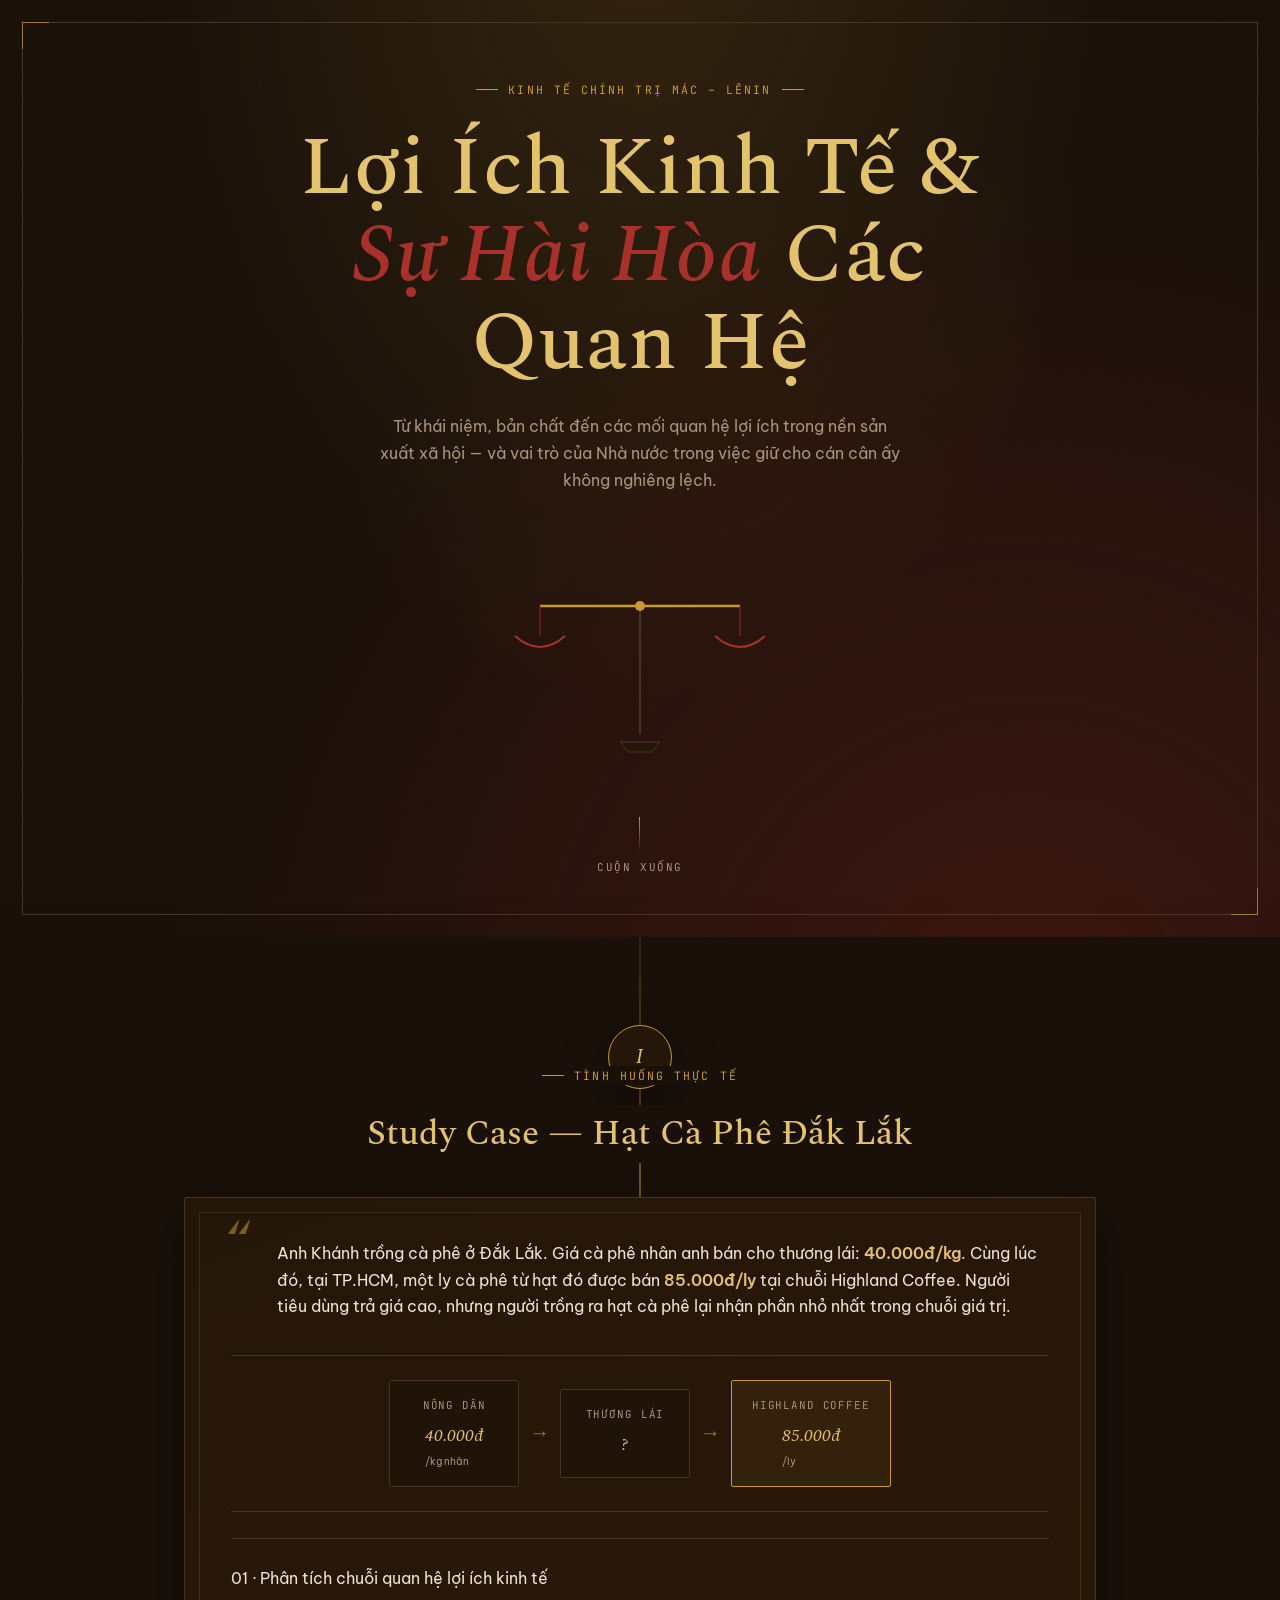
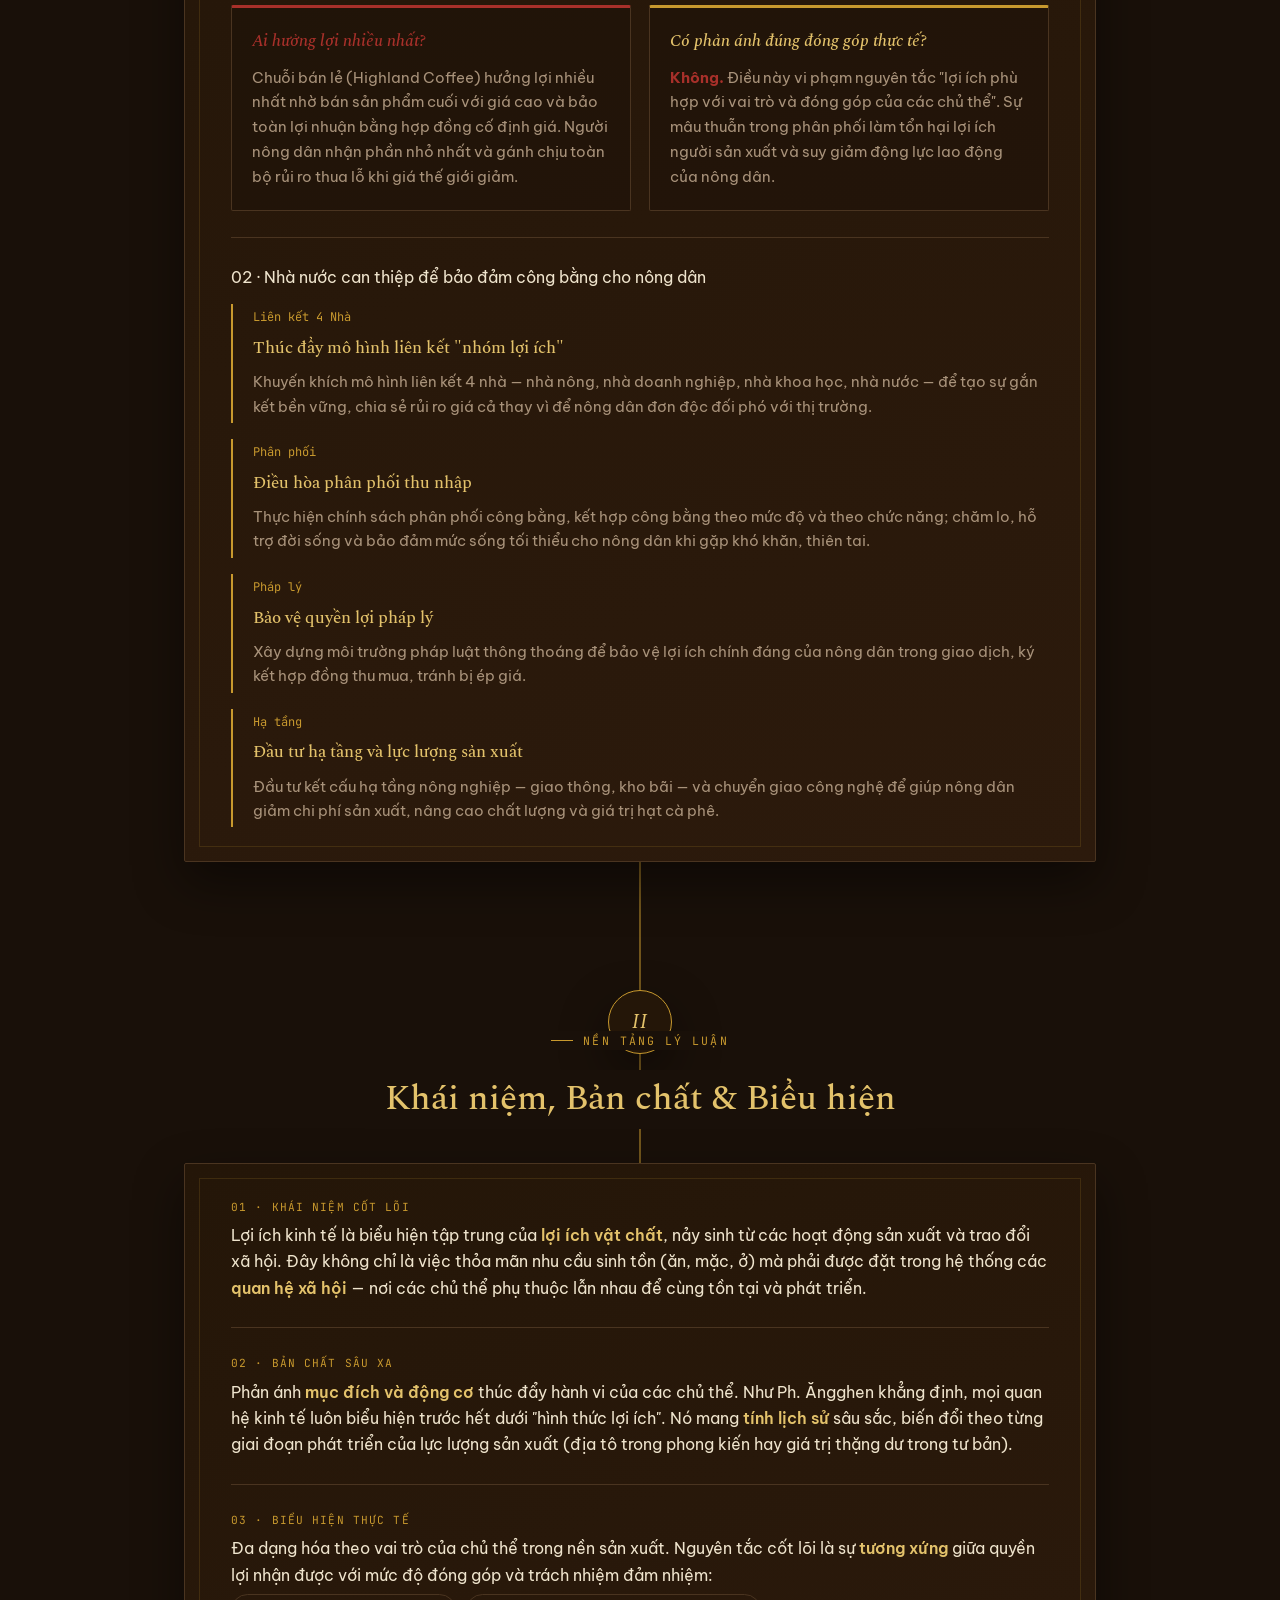
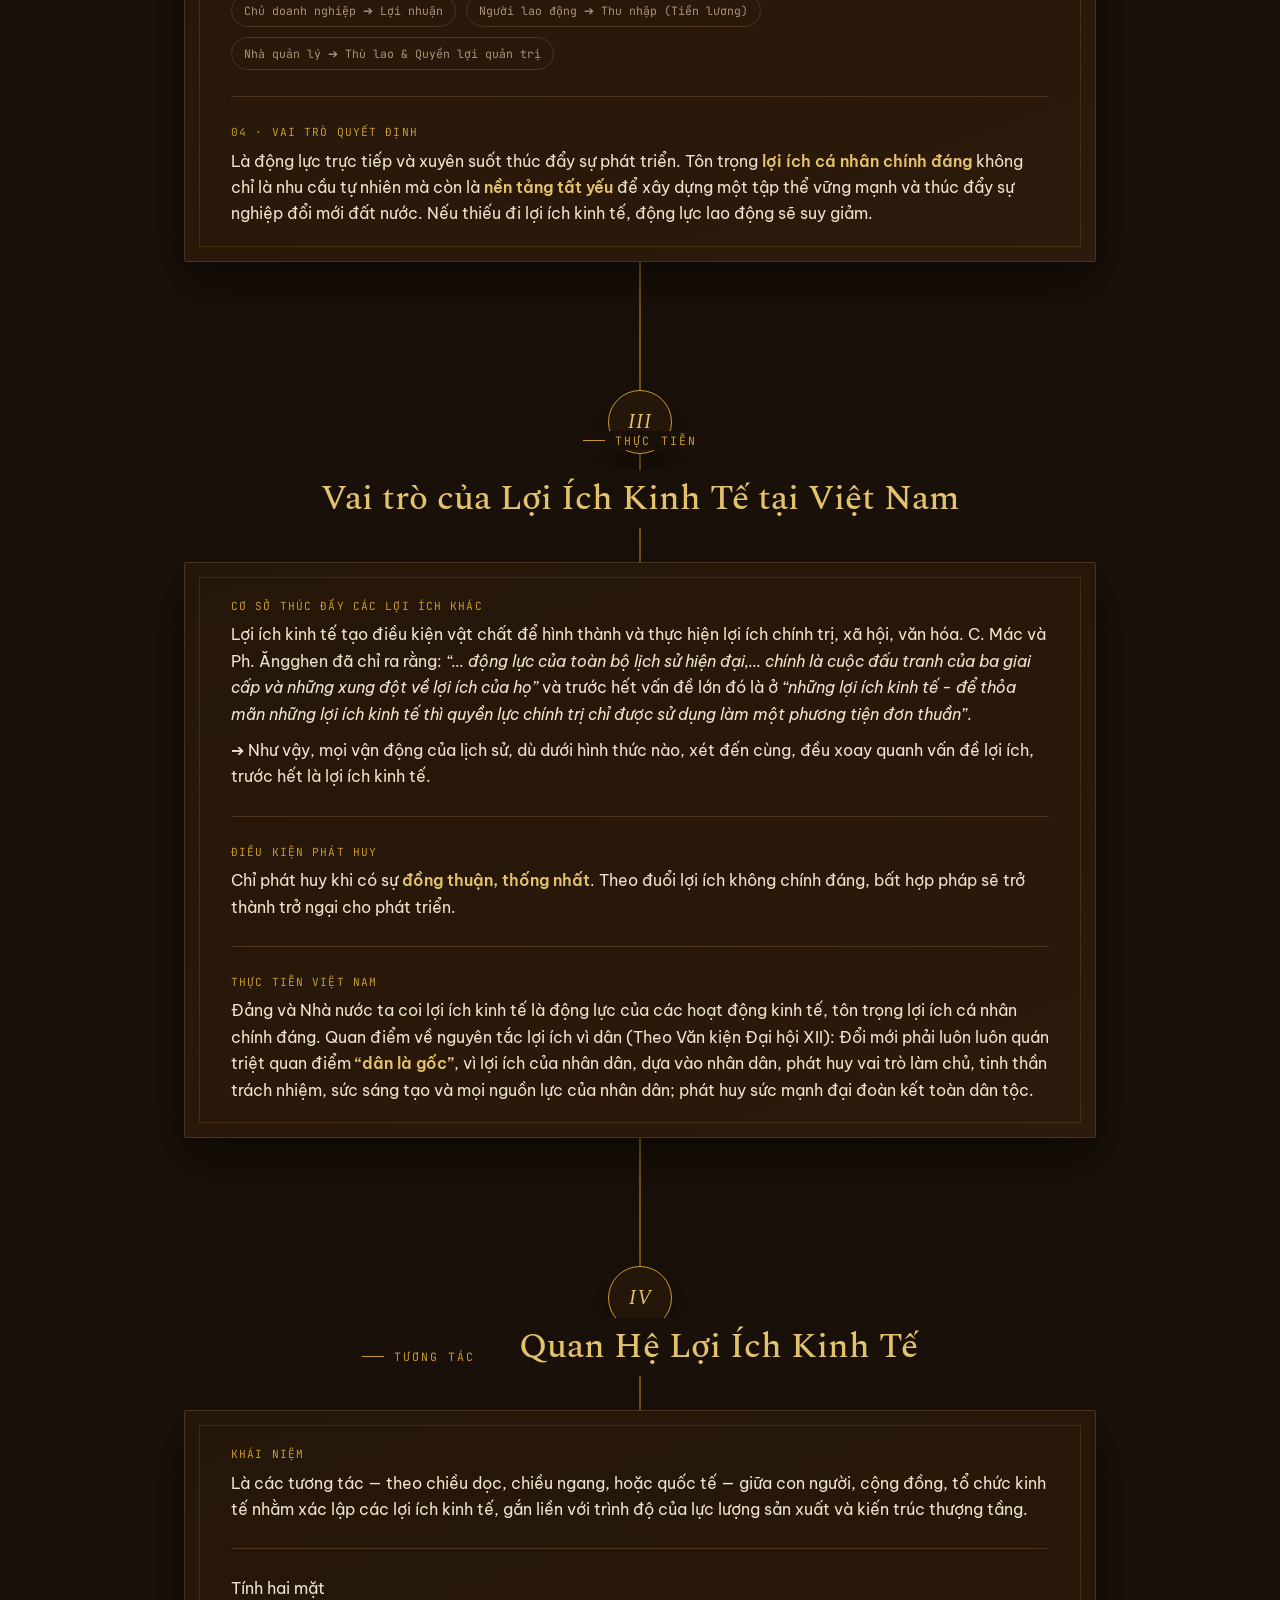
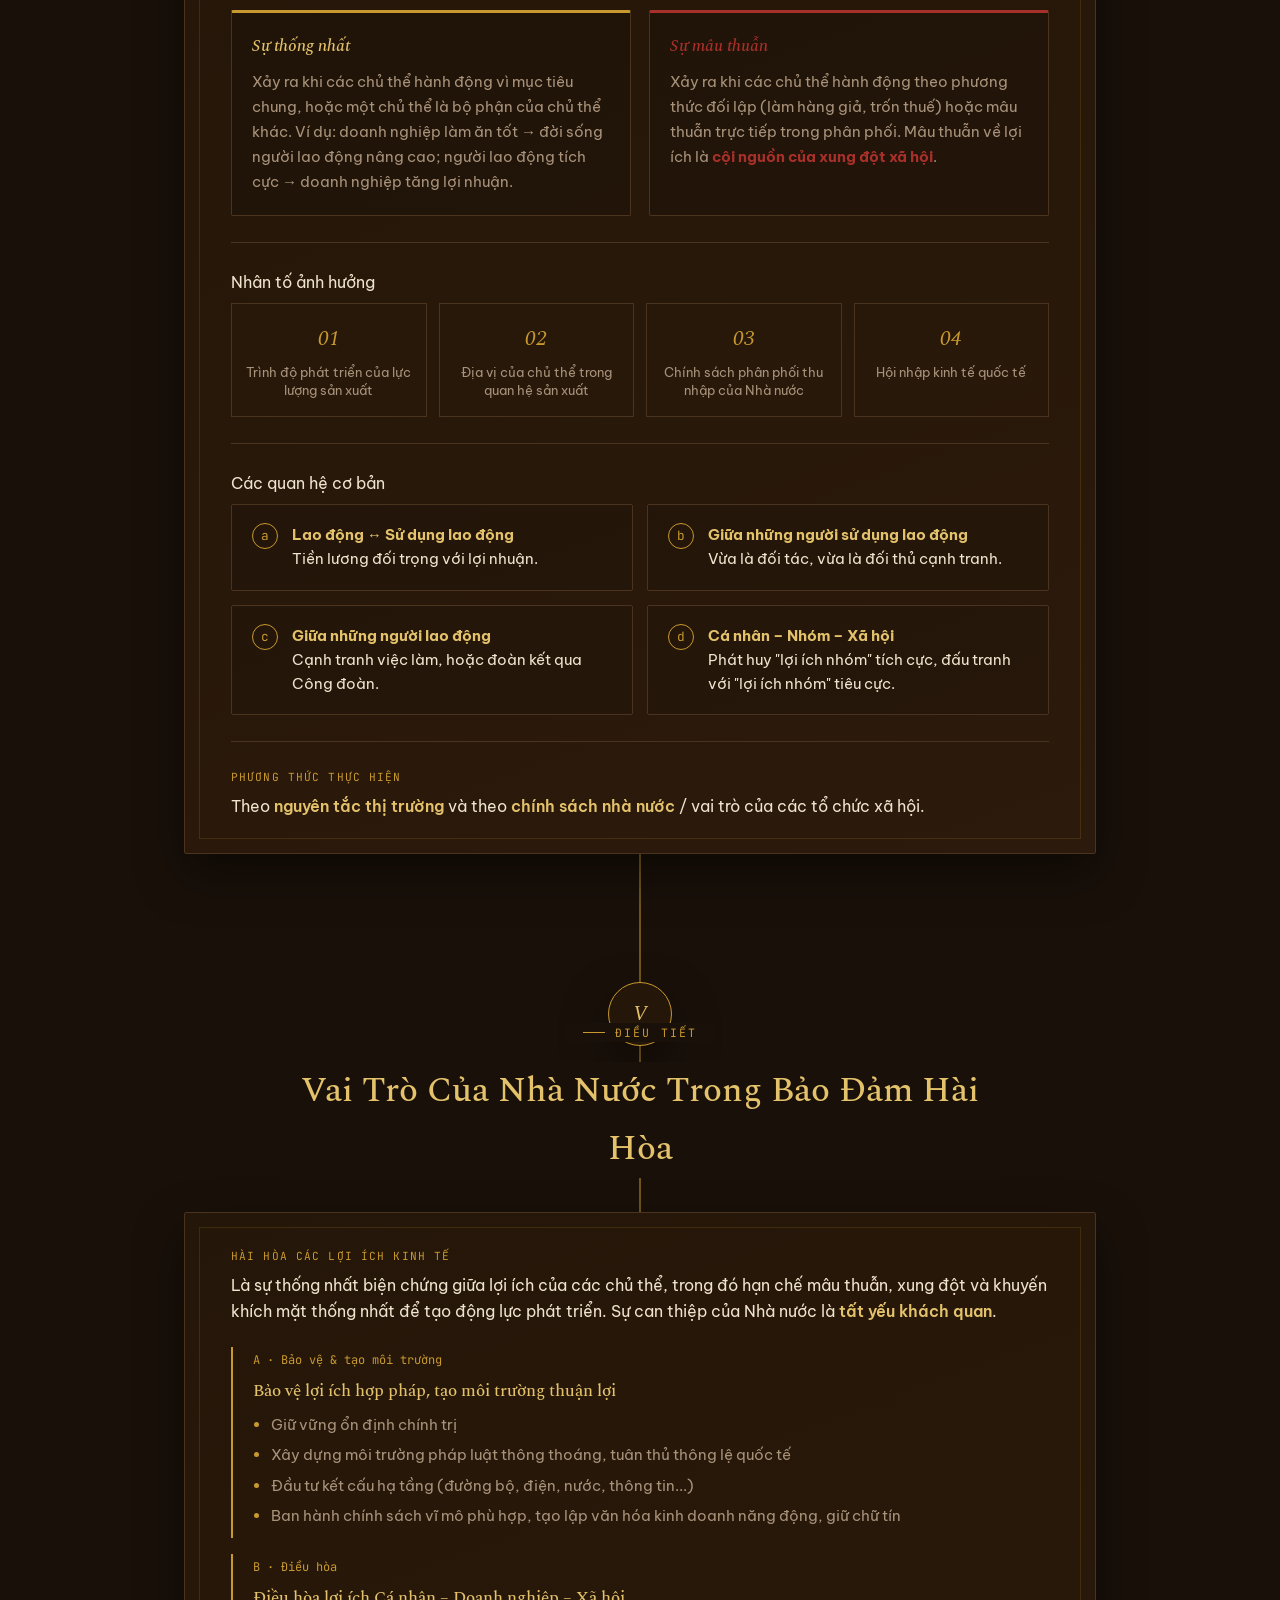
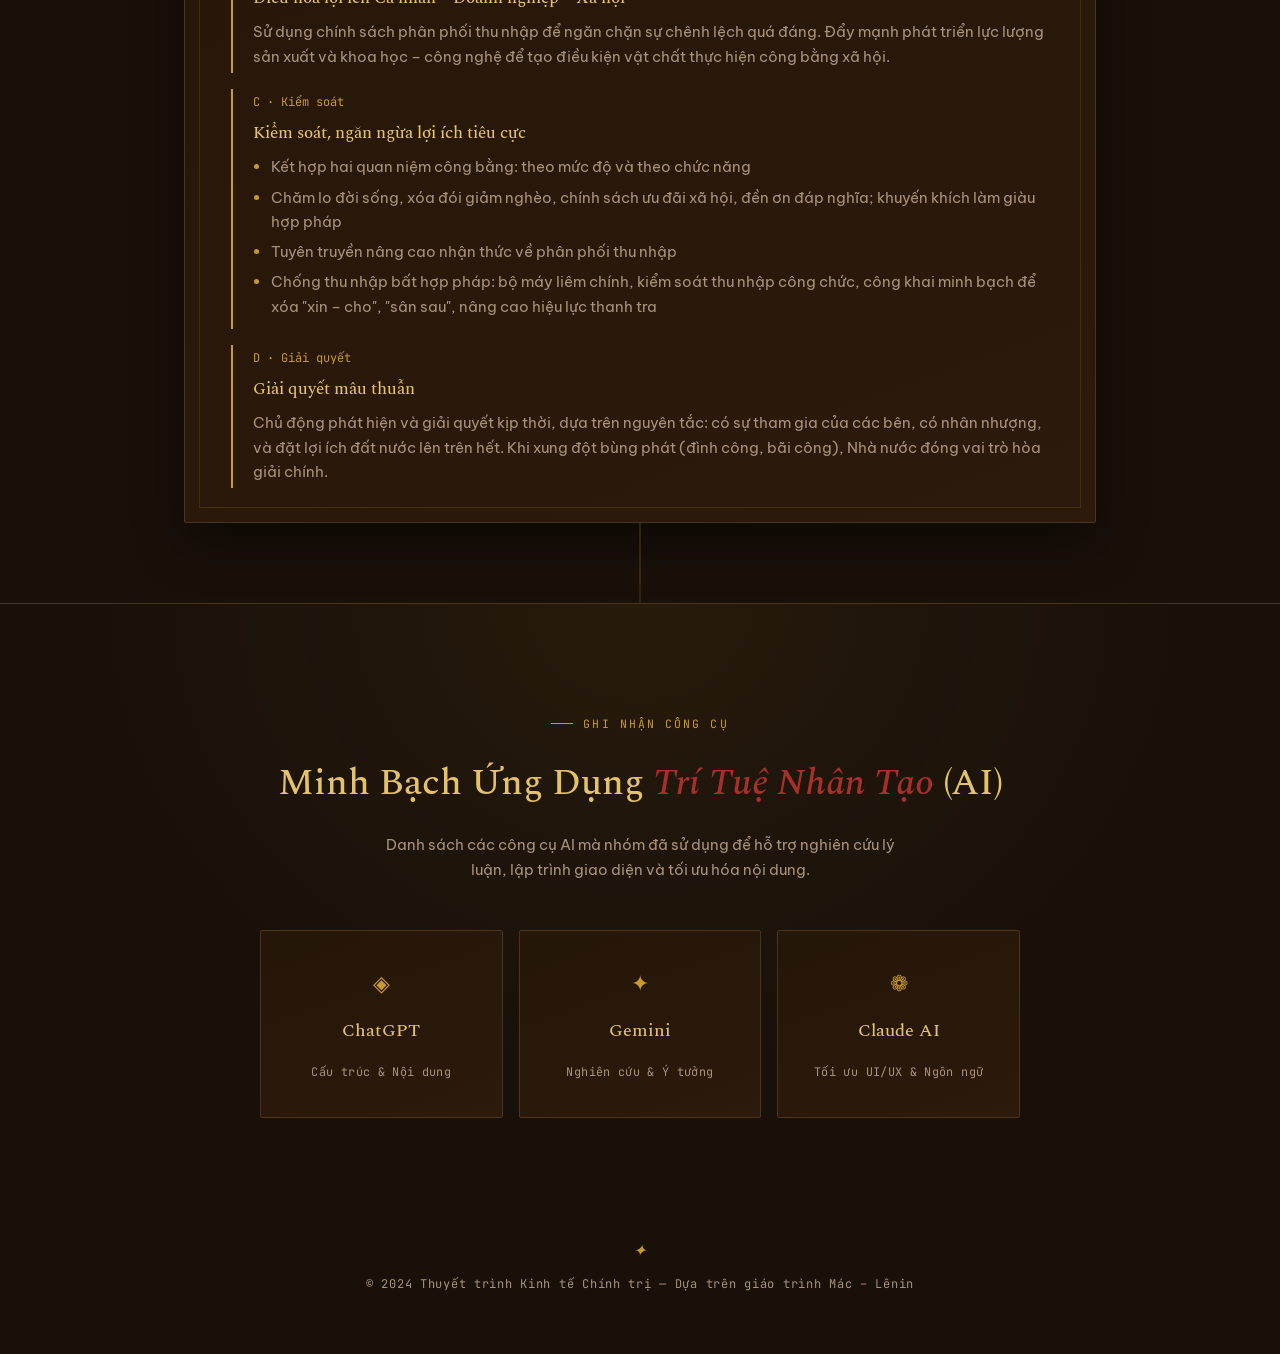
<file: index.html>
<!DOCTYPE html>
<html lang="vi">
<head>
<meta charset="UTF-8">
<meta name="viewport" content="width=device-width, initial-scale=1.0">
<title>Lợi Ích Kinh Tế — Khái niệm, Quan hệ &amp; Vai trò Nhà nước</title>
<link rel="preconnect" href="https://fonts.googleapis.com">
<link rel="preconnect" href="https://fonts.gstatic.com" crossorigin>
<link href="https://fonts.googleapis.com/css2?family=Spectral:ital,wght@0,300;0,400;0,500;0,600;1,400&family=Be+Vietnam+Pro:wght@300;400;500;600;700&family=JetBrains+Mono:wght@400;500&display=swap" rel="stylesheet">
<style>
  :root{
    --bg-deep:#191009;
    --bg-panel:#241608;
    --bg-panel-2:#2c1a0c;
    --gold:#c8992e;
    --gold-soft:#e3c26b;
    --lacquer-red:#7d1f1c;
    --lacquer-red-bright:#a8302a;
    --cream:#efe4cd;
    --muted:#a8927a;
    --line:#4a3420;
    --shadow:0 20px 50px rgba(0,0,0,0.45);
  }

  *{box-sizing:border-box;}
  html{scroll-behavior:smooth;}
  body{
    margin:0;
    background:var(--bg-deep);
    color:var(--cream);
    font-family:'Be Vietnam Pro',sans-serif;
    font-weight:400;
    line-height:1.65;
    overflow-x:hidden;
  }
  ::selection{background:var(--gold);color:#1a1006;}

  h1,h2,h3{
    font-family:'Spectral',serif;
    font-weight:500;
    margin:0;
    color:var(--gold-soft);
  }

  .eyebrow{
    font-family:'JetBrains Mono',monospace;
    letter-spacing:0.18em;
    text-transform:uppercase;
    font-size:0.72rem;
    color:var(--gold);
    display:flex;
    align-items:center;
    gap:10px;
  }
  .eyebrow::before{
    content:"";
    width:22px;height:1px;
    background:var(--gold);
    display:inline-block;
  }

  a{color:var(--gold-soft);}

  /* ---------- background texture ---------- */
  .grain{
    position:fixed; inset:0; pointer-events:none; z-index:1;
    opacity:0.05; mix-blend-mode:overlay;
    background-image:url("data:image/svg+xml,%3Csvg xmlns='http://www.w3.org/2000/svg' width='120' height='120'%3E%3Cfilter id='n'%3E%3CfeTurbulence type='fractalNoise' baseFrequency='0.9' numOctaves='2' stitchTiles='stitch'/%3E%3C/filter%3E%3Crect width='100%25' height='100%25' filter='url(%23n)'/%3E%3C/svg%3E");
  }

  /* ---------- hero ---------- */
  .hero{
    min-height:100vh;
    position:relative;
    display:flex; flex-direction:column;
    align-items:center; justify-content:center;
    text-align:center;
    padding:80px 24px 60px;
    background:
      radial-gradient(ellipse at 50% -10%, rgba(200,153,46,0.14), transparent 55%),
      radial-gradient(ellipse at 80% 110%, rgba(125,31,28,0.35), transparent 60%),
      var(--bg-deep);
  }
  .hero-frame{
    position:absolute; inset:22px;
    border:1px solid var(--line);
    pointer-events:none;
  }
  .hero-frame::before, .hero-frame::after{
    content:"";
    position:absolute; width:26px; height:26px;
    border:1px solid var(--gold);
    opacity:0.7;
  }
  .hero-frame::before{ top:-1px; left:-1px; border-right:none; border-bottom:none;}
  .hero-frame::after{ bottom:-1px; right:-1px; border-left:none; border-top:none;}

  .hero .eyebrow{ justify-content:center; margin-bottom:26px;}
  .hero .eyebrow::after{
    content:"";
    width:22px;height:1px;
    background:var(--gold);
    display:inline-block;
  }

  .hero h1{
    font-size:clamp(2.6rem, 7vw, 5.2rem);
    letter-spacing:0.01em;
    line-height:1.05;
    max-width:16ch;
  }
  .hero h1 em{
    font-style:italic; color:var(--lacquer-red-bright);
    -webkit-text-stroke:0;
  }
  .hero p.sub{
    max-width:520px;
    margin:26px auto 0;
    color:var(--muted);
    font-size:1.02rem;
  }

  .scale-wrap{ margin:52px auto 10px; width:min(340px, 70vw);}
  .scale-wrap svg{ width:100%; height:auto; overflow:visible;}
  .beam{ transform-origin:170px 62px; animation:tip 5.5s ease-in-out infinite;}
  @keyframes tip{
    0%,100%{ transform:rotate(-3.2deg);}
    50%{ transform:rotate(3.2deg);}
  }
  .pan-left{ transform-origin:70px 0; animation:panL 5.5s ease-in-out infinite;}
  .pan-right{ transform-origin:270px 0; animation:panR 5.5s ease-in-out infinite;}
  @keyframes panL{ 0%,100%{transform:translateY(-10px) rotate(0deg);} 50%{transform:translateY(9px) rotate(0deg);} }
  @keyframes panR{ 0%,100%{transform:translateY(9px) rotate(0deg);} 50%{transform:translateY(-10px) rotate(0deg);} }

  .scroll-cue{
    margin-top:44px;
    font-family:'JetBrains Mono',monospace;
    font-size:0.68rem; letter-spacing:0.14em;
    color:var(--muted); text-transform:uppercase;
    display:flex; flex-direction:column; align-items:center; gap:8px;
  }
  .scroll-cue span{
    width:1px; height:34px; background:linear-gradient(var(--gold), transparent);
    animation:pulse 1.8s ease-in-out infinite;
  }
  @keyframes pulse{ 0%,100%{opacity:.25;} 50%{opacity:1;} }

  /* ---------- spine layout ---------- */
  .spine-area{ position:relative; max-width:960px; margin:0 auto; padding:0 24px 40px;}
  .spine-line{
    position:absolute; left:50%; top:0; bottom:0;
    width:1px; background:linear-gradient(var(--line), var(--gold) 4%, var(--gold) 96%, var(--line));
    transform:translateX(-50%);
    z-index:0;
  }
  @media (max-width:780px){ .spine-line{ left:26px; } }

  .chapter{
    position:relative;
    padding:120px 0 40px; /* Tăng padding để thoáng hơn */
    z-index:1;
    opacity:0;
    transform:translateY(28px);
    transition:opacity .8s ease, transform .8s ease;
  }
  .chapter.in{ opacity:1; transform:translateY(0);}

  .chap-node{
    position:absolute; left:50%; top:120px; /* Cập nhật theo padding mới */
    transform:translate(-50%,-50%);
    width:64px; height:64px; border-radius:50%;
    background:var(--bg-panel);
    border:1px solid var(--gold);
    display:flex; align-items:center; justify-content:center;
    font-family:'Spectral',serif; font-style:italic; font-size:1.3rem; color:var(--gold-soft);
    box-shadow:var(--shadow);
    z-index:2;
  }
  @media (max-width:780px){ .chap-node{ left:26px; } }

  .chap-head{
    text-align:center;
    max-width:720px;
    margin:0 auto 10px;
    position: relative;
    z-index: 2;
  }
  /* Tạo lớp nền để che đường kẻ dọc khi đi qua tiêu đề */
  .chap-head h2, .chap-head .eyebrow {
    background: var(--bg-deep); /* Trùng màu nền để che đường kẻ */
    display: inline-flex;
    padding: 0 20px;
  }
  .chap-head h2{ font-size:clamp(1.5rem,3.4vw,2.2rem); margin-top:20px;}
  .chap-head .eyebrow{ justify-content:center;}
  @media (max-width:780px){
    .chap-head{ text-align:left; margin-left:70px; max-width:none;}
    .chap-head .eyebrow{ justify-content:flex-start;}
  }

  .panel{
    background:linear-gradient(160deg, var(--bg-panel), var(--bg-panel-2));
    border:1px solid var(--line);
    border-radius:2px;
    padding:34px clamp(20px,5vw,46px);
    margin-top:34px;
    box-shadow:var(--shadow);
    position:relative;
  }
  .panel::before{
    content:"";
    position:absolute; top:14px; left:14px; right:14px; bottom:14px;
    border:1px solid rgba(200,153,46,0.16);
    pointer-events:none;
  }

  .kv{ margin-bottom:22px;}
  .kv:last-child{ margin-bottom:0;}
  .kv .label{
    font-family:'JetBrains Mono',monospace; font-size:0.7rem;
    letter-spacing:0.1em; text-transform:uppercase;
    color:var(--gold); margin-bottom:6px; display:block;
  }
  .kv p{ margin:0; color:var(--cream); }
  .kv p b{ color:var(--gold-soft); font-weight:600;}

  hr.rule{ border:none; border-top:1px solid var(--line); margin:26px 0;}

  .pillbar{ display:flex; flex-wrap:wrap; gap:10px; margin-top:6px;}
  .pill{
    font-family:'JetBrains Mono',monospace; font-size:0.72rem;
    padding:6px 12px; border:1px solid var(--line); border-radius:999px;
    color:var(--muted);
  }

  /* duality cards (chapter 3) */
  .duality{ display:grid; grid-template-columns:1fr 1fr; gap:18px; margin-top:8px;}
  @media (max-width:600px){ .duality{ grid-template-columns:1fr; } }
  .duality .card{
    border:1px solid var(--line); padding:20px; border-radius:2px;
    background:rgba(0,0,0,0.15);
  }
  .duality .card.unity{ border-top:3px solid var(--gold); }
  .duality .card.conflict{ border-top:3px solid var(--lacquer-red-bright); }
  .duality h4{
    font-family:'Spectral',serif; font-style:italic; font-weight:500;
    margin:0 0 10px; font-size:1.05rem; color:var(--cream);
  }
  .duality .card.unity h4{ color:var(--gold-soft); }
  .duality .card.conflict h4{ color:var(--lacquer-red-bright); }
  .duality p{ margin:0; font-size:0.94rem; color:var(--muted); }

  .relations-grid{
    display:grid; grid-template-columns:1fr 1fr; gap:14px; margin-top:8px;
  }
  @media (max-width:600px){ .relations-grid{ grid-template-columns:1fr; } }
  .rel-card{
    border:1px solid var(--line); padding:18px 20px; border-radius:2px;
    display:flex; gap:14px; align-items:flex-start;
    background:rgba(0,0,0,0.12);
    transition:border-color .25s ease, transform .25s ease;
  }
  .rel-card:hover{ border-color:var(--gold); transform:translateY(-3px);}
  .rel-num{
    font-family:'JetBrains Mono',monospace; color:var(--gold); font-size:0.8rem;
    border:1px solid var(--gold); border-radius:50%;
    width:26px;height:26px; display:flex;align-items:center;justify-content:center;
    flex-shrink:0;
  }
  .rel-card p{ margin:0; font-size:0.92rem; color:var(--cream);}
  .rel-card p b{ color:var(--gold-soft);}

  .factors{ display:grid; grid-template-columns:repeat(4,1fr); gap:12px; margin-top:8px;}
  @media (max-width:780px){ .factors{ grid-template-columns:repeat(2,1fr);} }
  .factor{
    text-align:center; padding:16px 10px; border:1px solid var(--line);
  }
  .factor .n{ font-family:'Spectral',serif; font-style:italic; color:var(--gold); font-size:1.4rem; display:block; margin-bottom:6px;}
  .factor span.t{ font-size:0.82rem; color:var(--muted); line-height:1.4; display:block;}

  /* chapter 4 sub blocks a-d */
  .subblocks{ margin-top:8px; display:flex; flex-direction:column; gap:16px;}
  .subblock{
    border-left:2px solid var(--gold);
    padding:4px 0 4px 20px;
  }
  .subblock .tag{
    font-family:'JetBrains Mono',monospace; color:var(--gold); font-size:0.75rem; margin-bottom:6px; display:block;
  }
  .subblock h4{
    font-family:'Spectral',serif; font-weight:500; color:var(--gold-soft); margin:0 0 8px; font-size:1.08rem;
  }
  .subblock ul{ margin:0; padding-left:18px; color:var(--muted); font-size:0.92rem;}
  .subblock ul li{ margin-bottom:6px;}
  .subblock ul li::marker{ color:var(--gold);}
  .subblock p{ margin:0; color:var(--muted); font-size:0.92rem;}

  /* ---------- case study ---------- */
  .case-story{
    position:relative;
    padding:8px 8px 8px 46px;
    margin-bottom:28px;
  }
  .case-quote-mark{
    position:absolute; left:-4px; top:-14px;
    font-family:'Spectral',serif; font-size:3.4rem; color:var(--gold);
    opacity:0.55; line-height:1;
  }
  .case-story p{ margin:0; color:var(--cream); font-size:1rem;}
  .case-story b{ color:var(--gold-soft); font-weight:600;}

  .case-chain{
    display:flex; align-items:center; justify-content:center;
    gap:10px; flex-wrap:wrap;
    padding:24px 10px; margin-bottom:6px;
    border-top:1px solid var(--line); border-bottom:1px solid var(--line);
  }
  .chain-node{
    display:flex; flex-direction:column; align-items:center; gap:6px;
    border:1px solid var(--line); border-radius:2px;
    padding:16px 20px; min-width:130px;
    background:rgba(0,0,0,0.15);
  }
  .chain-node.highlight{ border-color:var(--gold); background:rgba(200,153,46,0.08);}
  .chain-label{
    font-family:'JetBrains Mono',monospace; font-size:0.68rem;
    letter-spacing:0.08em; text-transform:uppercase; color:var(--muted);
  }
  .chain-value{ font-family:'Spectral',serif; font-style:italic; font-size:1.15rem; color:var(--gold-soft);}
  .chain-value small{ font-family:'Be Vietnam Pro',sans-serif; font-style:normal; font-size:0.6rem; color:var(--muted); display:block; margin-top:2px;}
  .chain-arrow{ color:var(--gold); font-size:1.3rem; opacity:0.7;}

  /* ---------- AI transparency ---------- */
  .ai-section{
    padding:110px 24px 40px;
    text-align:center;
    background:
      radial-gradient(ellipse at 50% 0%, rgba(200,153,46,0.08), transparent 60%),
      var(--bg-deep);
    border-top:1px solid var(--line);
  }
  .ai-inner{ max-width:760px; margin:0 auto;}
  .ai-inner h2{
    font-size:clamp(1.6rem,3.6vw,2.3rem);
    margin-top:20px;
  }
  .ai-inner h2 em{ font-style:italic; color:var(--lacquer-red-bright);}
  .ai-sub{ color:var(--muted); font-size:0.96rem; max-width:520px; margin:18px auto 0;}

  .ai-cards{
    display:grid; grid-template-columns:repeat(3,1fr); gap:16px;
    margin-top:48px;
  }
  @media (max-width:680px){ .ai-cards{ grid-template-columns:1fr; } }
  .ai-card{
    border:1px solid var(--line); border-radius:2px;
    padding:34px 20px; background:linear-gradient(160deg, var(--bg-panel), var(--bg-panel-2));
    transition:border-color .25s ease, transform .25s ease;
  }
  .ai-card:hover{ border-color:var(--gold); transform:translateY(-4px);}
  .ai-icon{ font-size:1.4rem; color:var(--gold); display:block; margin-bottom:14px;}
  .ai-card h3{
    font-family:'Spectral',serif; font-weight:500; font-size:1.15rem; color:var(--gold-soft);
    margin:0 0 10px;
  }
  .ai-role{
    font-family:'JetBrains Mono',monospace; font-size:0.74rem;
    color:var(--muted); letter-spacing:0.03em;
  }

  /* footer */
  footer{
    text-align:center; padding:80px 24px 60px;
    color:var(--muted); font-family:'JetBrains Mono',monospace; font-size:0.75rem;
    letter-spacing:0.06em;
  }
  footer .mark{ color:var(--gold); font-size:1rem; display:block; margin-bottom:10px; font-family:'Spectral',serif; font-style:italic;}

  @media (prefers-reduced-motion: reduce){
    .beam,.pan-left,.pan-right,.scroll-cue span{ animation:none !important;}
    .chapter{ transition:none;}
  }
</style>
</head>
<body>

<div class="grain"></div>

<section class="hero">
  <div class="hero-frame"></div>
  <div class="eyebrow">Kinh tế chính trị Mác – Lênin</div>
  <h1>Lợi Ích Kinh Tế &amp; <em>Sự Hài Hòa</em> Các Quan Hệ</h1>
  <p class="sub">Từ khái niệm, bản chất đến các mối quan hệ lợi ích trong nền sản xuất xã hội — và vai trò của Nhà nước trong việc giữ cho cán cân ấy không nghiêng lệch.</p>

  <div class="scale-wrap">
    <svg viewBox="0 0 340 210" fill="none">
      <line x1="170" y1="62" x2="170" y2="188" stroke="#4a3420" stroke-width="2"/>
      <polygon points="150,196 190,196 182,206 158,206" fill="#241608" stroke="#4a3420"/>
      <circle cx="170" cy="60" r="5" fill="#c8992e"/>
      <g class="beam">
        <line x1="70" y1="60" x2="270" y2="60" stroke="#c8992e" stroke-width="2.5"/>
        <g class="pan-left">
          <line x1="70" y1="60" x2="70" y2="90" stroke="#7d1f1c" stroke-width="1.4"/>
          <path d="M45 90 Q70 112 95 90" stroke="#a8302a" stroke-width="2" fill="none"/>
        </g>
        <g class="pan-right">
          <line x1="270" y1="60" x2="270" y2="90" stroke="#7d1f1c" stroke-width="1.4"/>
          <path d="M245 90 Q270 112 295 90" stroke="#a8302a" stroke-width="2" fill="none"/>
        </g>
      </g>
    </svg>
  </div>

  <div class="scroll-cue"><span></span>Cuộn xuống</div>
</section>

<div class="spine-area">
  <div class="spine-line"></div>

  <!-- CHAPTER I — CASE STUDY -->
  <div class="chapter" data-ch>
    <div class="chap-node">I</div>
    <div class="chap-head">
      <div class="eyebrow">Tình huống thực tế</div>
      <h2>Study Case — Hạt Cà Phê Đắk Lắk</h2>
    </div>
    <div class="panel">
      <div class="case-story">
        <span class="case-quote-mark">“</span>
        <p>Anh Khánh trồng cà phê ở Đắk Lắk. Giá cà phê nhân anh bán cho thương lái: <b>40.000đ/kg</b>. Cùng lúc đó, tại TP.HCM, một ly cà phê từ hạt đó được bán <b>85.000đ/ly</b> tại chuỗi Highland Coffee. Người tiêu dùng trả giá cao, nhưng người trồng ra hạt cà phê lại nhận phần nhỏ nhất trong chuỗi giá trị.</p>
      </div>

      <div class="case-chain">
        <div class="chain-node">
          <span class="chain-label">Nông dân</span>
          <span class="chain-value">40.000đ<small>/kg nhân</small></span>
        </div>
        <div class="chain-arrow">→</div>
        <div class="chain-node">
          <span class="chain-label">Thương lái</span>
          <span class="chain-value">?</span>
        </div>
        <div class="chain-arrow">→</div>
        <div class="chain-node highlight">
          <span class="chain-label">Highland Coffee</span>
          <span class="chain-value">85.000đ<small>/ly</small></span>
        </div>
      </div>

      <hr class="rule">
      <span class="label">01 · Phân tích chuỗi quan hệ lợi ích kinh tế</span>

      <div class="duality" style="margin-top:14px;">
        <div class="card conflict">
          <h4>Ai hưởng lợi nhiều nhất?</h4>
          <p>Chuỗi bán lẻ (Highland Coffee) hưởng lợi nhiều nhất nhờ bán sản phẩm cuối với giá cao và bảo toàn lợi nhuận bằng hợp đồng cố định giá. Người nông dân nhận phần nhỏ nhất và gánh chịu toàn bộ rủi ro thua lỗ khi giá thế giới giảm.</p>
        </div>
        <div class="card unity">
          <h4>Có phản ánh đúng đóng góp thực tế?</h4>
          <p><b style="color:var(--lacquer-red-bright)">Không.</b> Điều này vi phạm nguyên tắc "lợi ích phù hợp với vai trò và đóng góp của các chủ thể". Sự mâu thuẫn trong phân phối làm tổn hại lợi ích người sản xuất và suy giảm động lực lao động của nông dân.</p>
        </div>
      </div>

      <hr class="rule">
      <span class="label">02 · Nhà nước can thiệp để bảo đảm công bằng cho nông dân</span>
      <div class="subblocks" style="margin-top:14px;">
        <div class="subblock">
          <span class="tag">Liên kết 4 Nhà</span>
          <h4>Thúc đẩy mô hình liên kết "nhóm lợi ích"</h4>
          <p>Khuyến khích mô hình liên kết 4 nhà — nhà nông, nhà doanh nghiệp, nhà khoa học, nhà nước — để tạo sự gắn kết bền vững, chia sẻ rủi ro giá cả thay vì để nông dân đơn độc đối phó với thị trường.</p>
        </div>
        <div class="subblock">
          <span class="tag">Phân phối</span>
          <h4>Điều hòa phân phối thu nhập</h4>
          <p>Thực hiện chính sách phân phối công bằng, kết hợp công bằng theo mức độ và theo chức năng; chăm lo, hỗ trợ đời sống và bảo đảm mức sống tối thiểu cho nông dân khi gặp khó khăn, thiên tai.</p>
        </div>
        <div class="subblock">
          <span class="tag">Pháp lý</span>
          <h4>Bảo vệ quyền lợi pháp lý</h4>
          <p>Xây dựng môi trường pháp luật thông thoáng để bảo vệ lợi ích chính đáng của nông dân trong giao dịch, ký kết hợp đồng thu mua, tránh bị ép giá.</p>
        </div>
        <div class="subblock">
          <span class="tag">Hạ tầng</span>
          <h4>Đầu tư hạ tầng và lực lượng sản xuất</h4>
          <p>Đầu tư kết cấu hạ tầng nông nghiệp — giao thông, kho bãi — và chuyển giao công nghệ để giúp nông dân giảm chi phí sản xuất, nâng cao chất lượng và giá trị hạt cà phê.</p>
        </div>
      </div>
    </div>
  </div>

  <!-- CHAPTER II -->
  <div class="chapter" data-ch>
    <div class="chap-node">II</div>
    <div class="chap-head">
      <div class="eyebrow">Nền tảng lý luận</div>
      <h2>Khái niệm, Bản chất &amp; Biểu hiện</h2>
    </div>
    <div class="panel">
      <div class="kv">
        <span class="label">01 · Khái niệm cốt lõi</span>
        <p>Lợi ích kinh tế là biểu hiện tập trung của <b>lợi ích vật chất</b>, nảy sinh từ các hoạt động sản xuất và trao đổi xã hội. Đây không chỉ là việc thỏa mãn nhu cầu sinh tồn (ăn, mặc, ở) mà phải được đặt trong hệ thống các <b>quan hệ xã hội</b> — nơi các chủ thể phụ thuộc lẫn nhau để cùng tồn tại và phát triển.</p>
      </div>

      <hr class="rule">

      <div class="kv">
        <span class="label">02 · Bản chất sâu xa</span>
        <p>Phản ánh <b>mục đích và động cơ</b> thúc đẩy hành vi của các chủ thể. Như Ph. Ăngghen khẳng định, mọi quan hệ kinh tế luôn biểu hiện trước hết dưới "hình thức lợi ích". Nó mang <b>tính lịch sử</b> sâu sắc, biến đổi theo từng giai đoạn phát triển của lực lượng sản xuất (địa tô trong phong kiến hay giá trị thặng dư trong tư bản).</p>
      </div>

      <hr class="rule">

      <div class="kv">
        <span class="label">03 · Biểu hiện thực tế</span>
        <p>Đa dạng hóa theo vai trò của chủ thể trong nền sản xuất. Nguyên tắc cốt lõi là sự <b>tương xứng</b> giữa quyền lợi nhận được với mức độ đóng góp và trách nhiệm đảm nhiệm:</p>
        <div class="pillbar">
          <span class="pill">Chủ doanh nghiệp ➔ Lợi nhuận</span>
          <span class="pill">Người lao động ➔ Thu nhập (Tiền lương)</span>
          <span class="pill">Nhà quản lý ➔ Thù lao & Quyền lợi quản trị</span>
        </div>
      </div>

      <hr class="rule">

      <div class="kv">
        <span class="label">04 · Vai trò quyết định</span>
        <p>Là động lực trực tiếp và xuyên suốt thúc đẩy sự phát triển. Tôn trọng <b>lợi ích cá nhân chính đáng</b> không chỉ là nhu cầu tự nhiên mà còn là <b>nền tảng tất yếu</b> để xây dựng một tập thể vững mạnh và thúc đẩy sự nghiệp đổi mới đất nước. Nếu thiếu đi lợi ích kinh tế, động lực lao động sẽ suy giảm.</p>
      </div>
    </div>
  </div>

  <!-- CHAPTER III -->
  <div class="chapter" data-ch>
    <div class="chap-node">III</div>
    <div class="chap-head">
      <div class="eyebrow">Thực tiễn</div>
      <h2>Vai trò của Lợi Ích Kinh Tế tại Việt Nam</h2>
    </div>
    <div class="panel">
      <div class="kv">
        <span class="label">Cơ sở thúc đẩy các lợi ích khác</span>
        <p>Lợi ích kinh tế tạo điều kiện vật chất để hình thành và thực hiện lợi ích chính trị, xã hội, văn hóa. C. Mác và Ph. Ăngghen đã chỉ ra rằng: <i>“... động lực của toàn bộ lịch sử hiện đại,... chính là cuộc đấu tranh của ba giai cấp và những xung đột về lợi ích của họ”</i> và trước hết vấn đề lớn đó là ở <i>“những lợi ích kinh tế - để thỏa mãn những lợi ích kinh tế thì quyền lực chính trị chỉ được sử dụng làm một phương tiện đơn thuần”</i>.</p>
        <p style="margin-top:10px;">➔ Như vậy, mọi vận động của lịch sử, dù dưới hình thức nào, xét đến cùng, đều xoay quanh vấn đề lợi ích, trước hết là lợi ích kinh tế.</p>
      </div>
      <hr class="rule">
      <div class="kv">
        <span class="label">Điều kiện phát huy</span>
        <p>Chỉ phát huy khi có sự <b>đồng thuận, thống nhất</b>. Theo đuổi lợi ích không chính đáng, bất hợp pháp sẽ trở thành trở ngại cho phát triển.</p>
      </div>
      <hr class="rule">
      <div class="kv">
        <span class="label">Thực tiễn Việt Nam</span>
        <p>Đảng và Nhà nước ta coi lợi ích kinh tế là động lực của các hoạt động kinh tế, tôn trọng lợi ích cá nhân chính đáng. Quan điểm về nguyên tắc lợi ích vì dân (Theo Văn kiện Đại hội XII): Đổi mới phải luôn luôn quán triệt quan điểm <b>“dân là gốc”</b>, vì lợi ích của nhân dân, dựa vào nhân dân, phát huy vai trò làm chủ, tinh thần trách nhiệm, sức sáng tạo và mọi nguồn lực của nhân dân; phát huy sức mạnh đại đoàn kết toàn dân tộc.</p>
      </div>
    </div>
  </div>

  <!-- CHAPTER IV -->
  <div class="chapter" data-ch>
    <div class="chap-node">IV</div>
    <div class="chap-head">
      <div class="eyebrow">Tương tác</div>
      <h2>Quan Hệ Lợi Ích Kinh Tế</h2>
    </div>
    <div class="panel">
      <div class="kv">
        <span class="label">Khái niệm</span>
        <p>Là các tương tác — theo chiều dọc, chiều ngang, hoặc quốc tế — giữa con người, cộng đồng, tổ chức kinh tế nhằm xác lập các lợi ích kinh tế, gắn liền với trình độ của lực lượng sản xuất và kiến trúc thượng tầng.</p>
      </div>

      <hr class="rule">
      <span class="label">Tính hai mặt</span>
      <div class="duality">
        <div class="card unity">
          <h4>Sự thống nhất</h4>
          <p>Xảy ra khi các chủ thể hành động vì mục tiêu chung, hoặc một chủ thể là bộ phận của chủ thể khác. Ví dụ: doanh nghiệp làm ăn tốt → đời sống người lao động nâng cao; người lao động tích cực → doanh nghiệp tăng lợi nhuận.</p>
        </div>
        <div class="card conflict">
          <h4>Sự mâu thuẫn</h4>
          <p>Xảy ra khi các chủ thể hành động theo phương thức đối lập (làm hàng giả, trốn thuế) hoặc mâu thuẫn trực tiếp trong phân phối. Mâu thuẫn về lợi ích là <b style="color:var(--lacquer-red-bright)">cội nguồn của xung đột xã hội</b>.</p>
        </div>
      </div>

      <hr class="rule">
      <span class="label">Nhân tố ảnh hưởng</span>
      <div class="factors">
        <div class="factor"><span class="n">01</span><span class="t">Trình độ phát triển của lực lượng sản xuất</span></div>
        <div class="factor"><span class="n">02</span><span class="t">Địa vị của chủ thể trong quan hệ sản xuất</span></div>
        <div class="factor"><span class="n">03</span><span class="t">Chính sách phân phối thu nhập của Nhà nước</span></div>
        <div class="factor"><span class="n">04</span><span class="t">Hội nhập kinh tế quốc tế</span></div>
      </div>

      <hr class="rule">
      <span class="label">Các quan hệ cơ bản</span>
      <div class="relations-grid">
        <div class="rel-card"><span class="rel-num">a</span><p><b>Lao động ↔ Sử dụng lao động</b><br>Tiền lương đối trọng với lợi nhuận.</p></div>
        <div class="rel-card"><span class="rel-num">b</span><p><b>Giữa những người sử dụng lao động</b><br>Vừa là đối tác, vừa là đối thủ cạnh tranh.</p></div>
        <div class="rel-card"><span class="rel-num">c</span><p><b>Giữa những người lao động</b><br>Cạnh tranh việc làm, hoặc đoàn kết qua Công đoàn.</p></div>
        <div class="rel-card"><span class="rel-num">d</span><p><b>Cá nhân – Nhóm – Xã hội</b><br>Phát huy "lợi ích nhóm" tích cực, đấu tranh với "lợi ích nhóm" tiêu cực.</p></div>
      </div>

      <hr class="rule">
      <div class="kv">
        <span class="label">Phương thức thực hiện</span>
        <p>Theo <b>nguyên tắc thị trường</b> và theo <b>chính sách nhà nước</b> / vai trò của các tổ chức xã hội.</p>
      </div>
    </div>
  </div>

  <!-- CHAPTER V -->
  <div class="chapter" data-ch>
    <div class="chap-node">V</div>
    <div class="chap-head">
      <div class="eyebrow">Điều tiết</div>
      <h2>Vai Trò Của Nhà Nước Trong Bảo Đảm Hài Hòa</h2>
    </div>
    <div class="panel">
      <div class="kv">
        <span class="label">Hài hòa các lợi ích kinh tế</span>
        <p>Là sự thống nhất biện chứng giữa lợi ích của các chủ thể, trong đó hạn chế mâu thuẫn, xung đột và khuyến khích mặt thống nhất để tạo động lực phát triển. Sự can thiệp của Nhà nước là <b>tất yếu khách quan</b>.</p>
      </div>

      <div class="subblocks">
        <div class="subblock">
          <span class="tag">A · Bảo vệ &amp; tạo môi trường</span>
          <h4>Bảo vệ lợi ích hợp pháp, tạo môi trường thuận lợi</h4>
          <ul>
            <li>Giữ vững ổn định chính trị</li>
            <li>Xây dựng môi trường pháp luật thông thoáng, tuân thủ thông lệ quốc tế</li>
            <li>Đầu tư kết cấu hạ tầng (đường bộ, điện, nước, thông tin...)</li>
            <li>Ban hành chính sách vĩ mô phù hợp, tạo lập văn hóa kinh doanh năng động, giữ chữ tín</li>
          </ul>
        </div>
        <div class="subblock">
          <span class="tag">B · Điều hòa</span>
          <h4>Điều hòa lợi ích Cá nhân – Doanh nghiệp – Xã hội</h4>
          <p>Sử dụng chính sách phân phối thu nhập để ngăn chặn sự chênh lệch quá đáng. Đẩy mạnh phát triển lực lượng sản xuất và khoa học – công nghệ để tạo điều kiện vật chất thực hiện công bằng xã hội.</p>
        </div>
        <div class="subblock">
          <span class="tag">C · Kiểm soát</span>
          <h4>Kiểm soát, ngăn ngừa lợi ích tiêu cực</h4>
          <ul>
            <li>Kết hợp hai quan niệm công bằng: theo mức độ và theo chức năng</li>
            <li>Chăm lo đời sống, xóa đói giảm nghèo, chính sách ưu đãi xã hội, đền ơn đáp nghĩa; khuyến khích làm giàu hợp pháp</li>
            <li>Tuyên truyền nâng cao nhận thức về phân phối thu nhập</li>
            <li>Chống thu nhập bất hợp pháp: bộ máy liêm chính, kiểm soát thu nhập công chức, công khai minh bạch để xóa "xin – cho", "sân sau", nâng cao hiệu lực thanh tra</li>
          </ul>
        </div>
        <div class="subblock">
          <span class="tag">D · Giải quyết</span>
          <h4>Giải quyết mâu thuẫn</h4>
          <p>Chủ động phát hiện và giải quyết kịp thời, dựa trên nguyên tắc: có sự tham gia của các bên, có nhân nhượng, và đặt lợi ích đất nước lên trên hết. Khi xung đột bùng phát (đình công, bãi công), Nhà nước đóng vai trò hòa giải chính.</p>
        </div>
      </div>
    </div>
  </div>

</div>

<section class="ai-section">
  <div class="ai-inner">
    <div class="eyebrow" style="justify-content:center;">Ghi nhận công cụ</div>
    <h2>Minh Bạch Ứng Dụng <em>Trí Tuệ Nhân Tạo</em> (AI)</h2>
    <p class="ai-sub">Danh sách các công cụ AI mà nhóm đã sử dụng để hỗ trợ nghiên cứu lý luận, lập trình giao diện và tối ưu hóa nội dung.</p>

    <div class="ai-cards">
      <div class="ai-card">
        <span class="ai-icon">◈</span>
        <h3>ChatGPT</h3>
        <span class="ai-role">Cấu trúc &amp; Nội dung</span>
      </div>
      <div class="ai-card">
        <span class="ai-icon">✦</span>
        <h3>Gemini</h3>
        <span class="ai-role">Nghiên cứu &amp; Ý tưởng</span>
      </div>
      <div class="ai-card">
        <span class="ai-icon">❁</span>
        <h3>Claude AI</h3>
        <span class="ai-role">Tối ưu UI/UX &amp; Ngôn ngữ</span>
      </div>
    </div>
  </div>
</section>

<footer>
  <span class="mark">✦</span>
  © 2024 Thuyết trình Kinh tế Chính trị — Dựa trên giáo trình Mác – Lênin
</footer>

<script>
  const chapters = document.querySelectorAll('[data-ch]');
  const io = new IntersectionObserver((entries)=>{
    entries.forEach(e=>{
      if(e.isIntersecting){ e.target.classList.add('in'); }
    });
  }, { threshold: 0.15 });
  chapters.forEach(c=>io.observe(c));
</script>

</body>
</html>
</file>
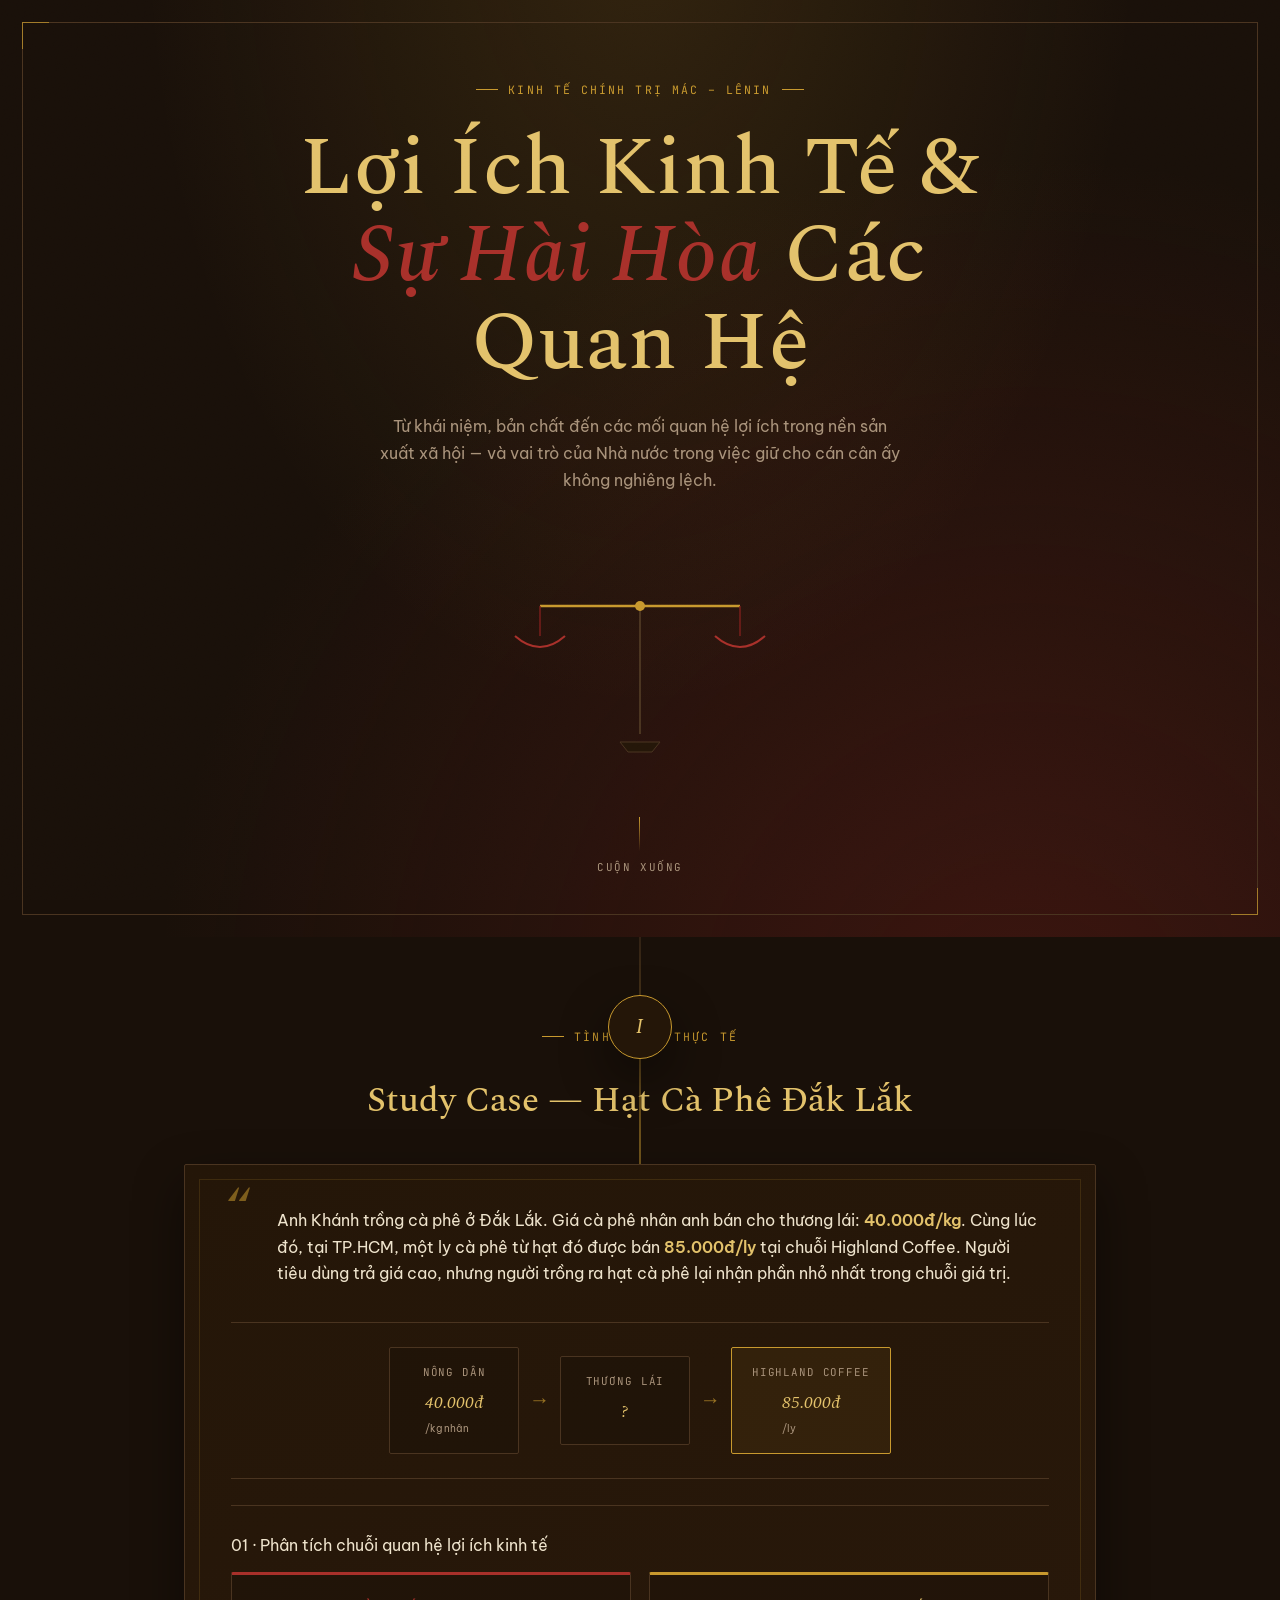
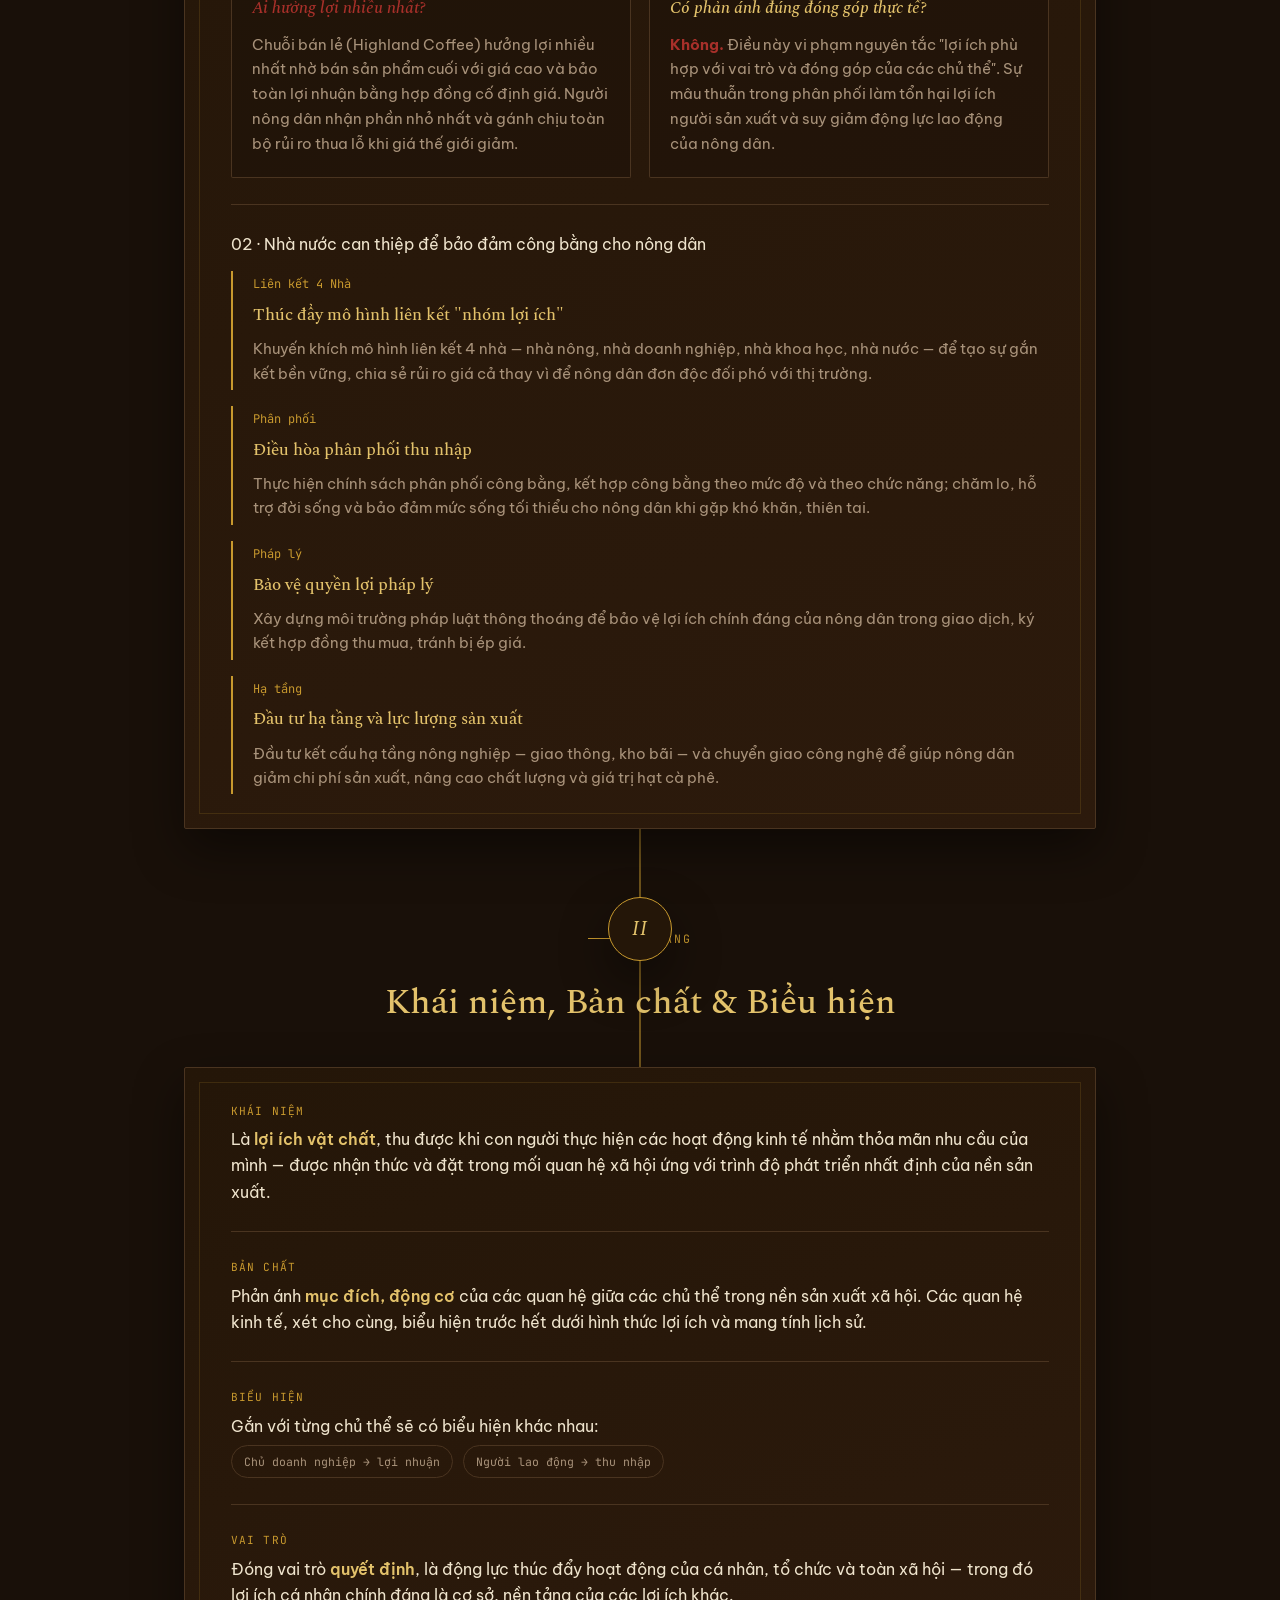
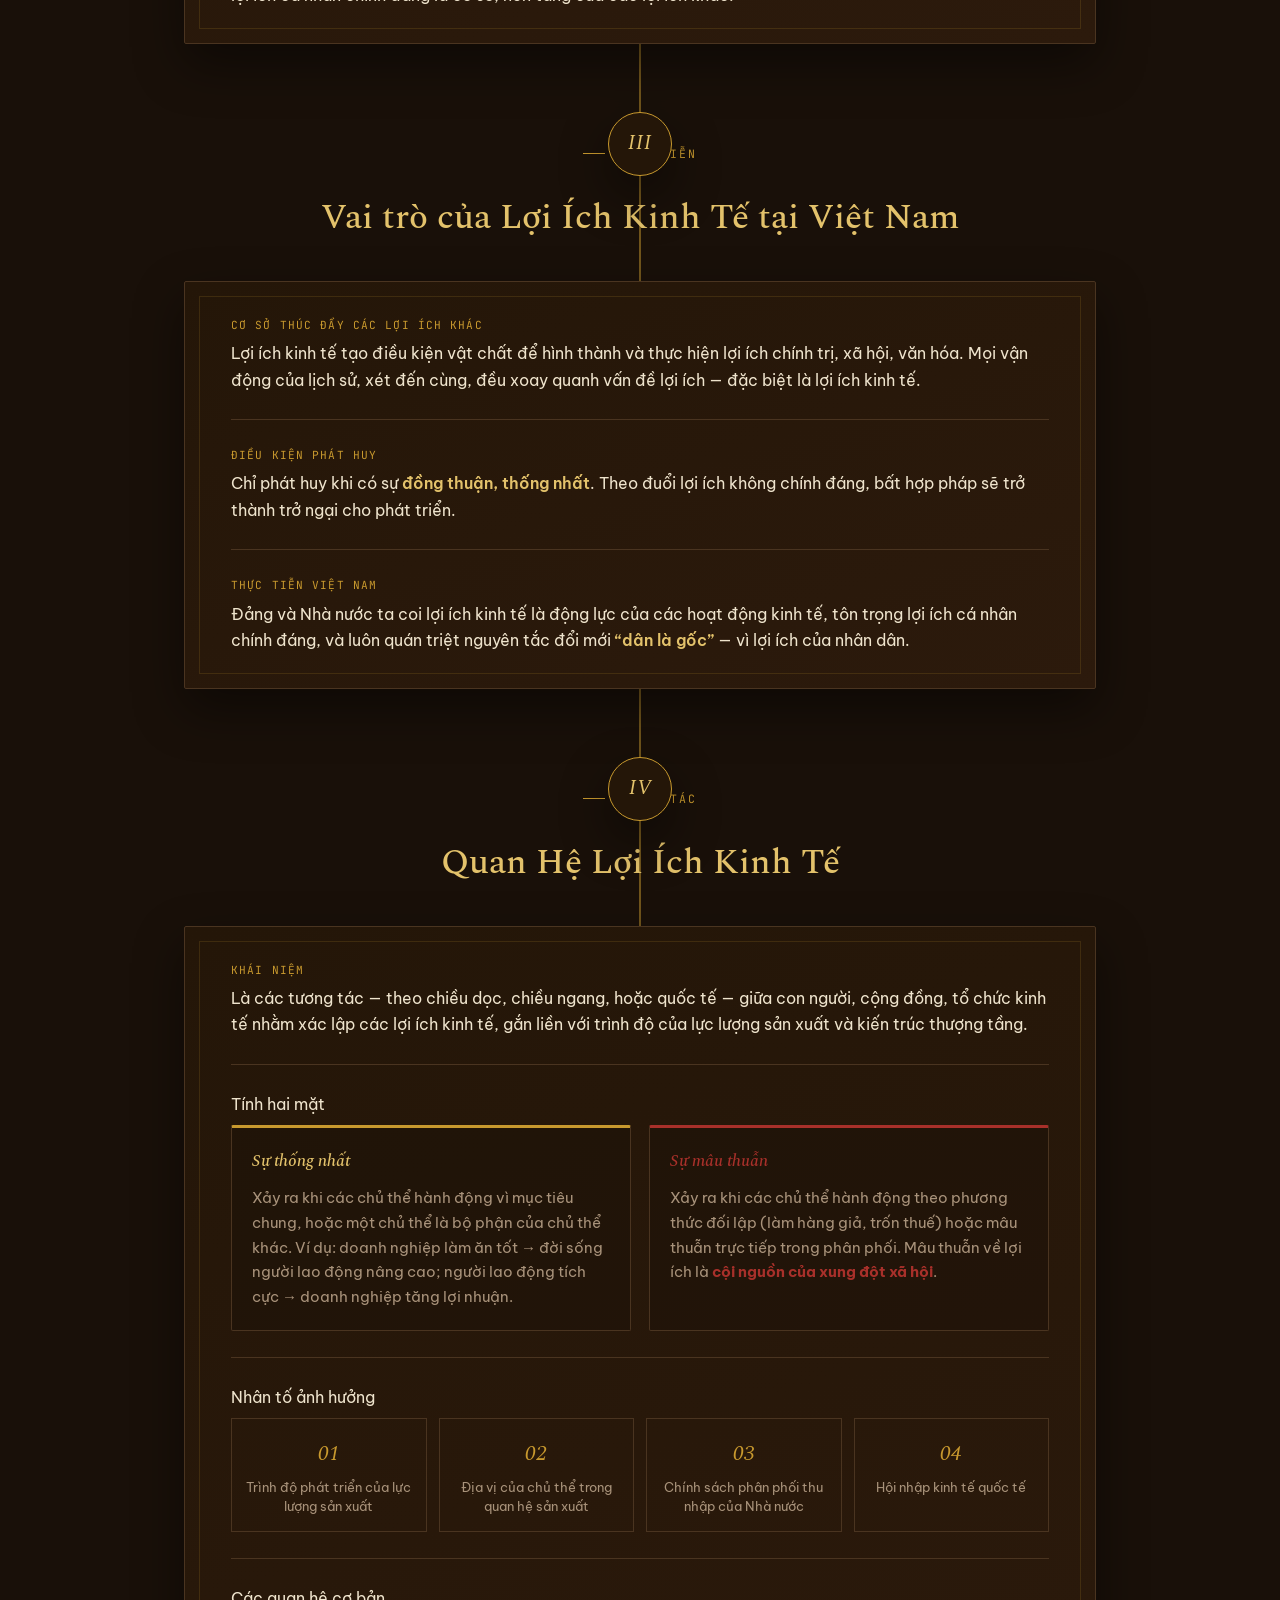
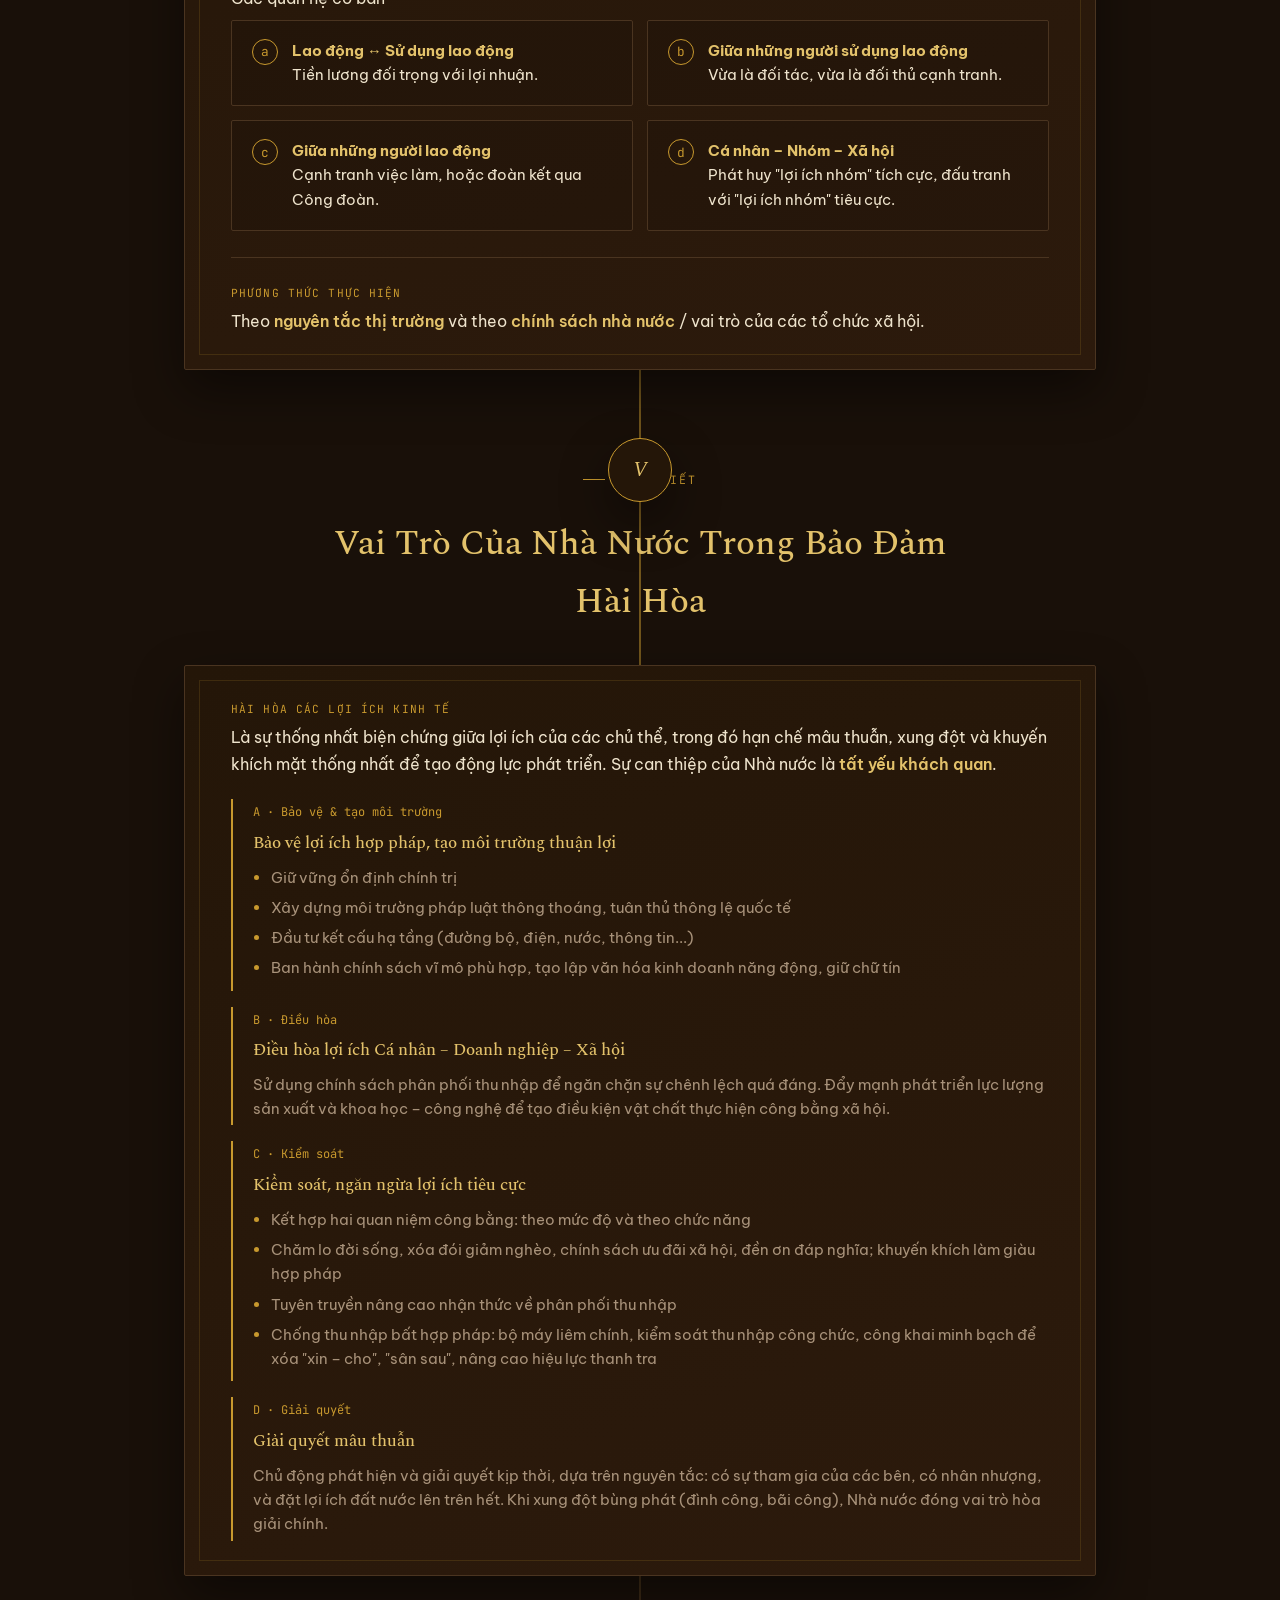
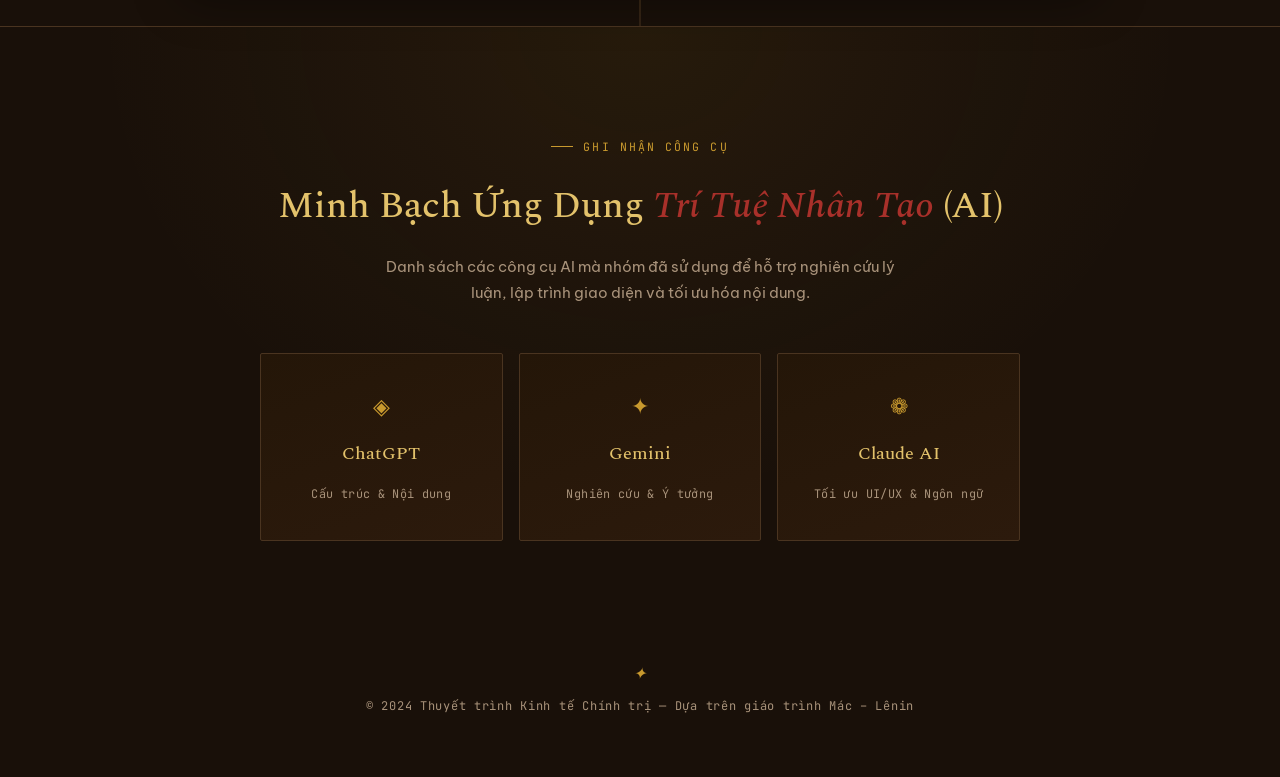
<file: loi-ich-kinh-te (1).html>
<!DOCTYPE html>
<html lang="vi">
<head>
<meta charset="UTF-8">
<meta name="viewport" content="width=device-width, initial-scale=1.0">
<title>Lợi Ích Kinh Tế — Khái niệm, Quan hệ &amp; Vai trò Nhà nước</title>
<link rel="preconnect" href="https://fonts.googleapis.com">
<link rel="preconnect" href="https://fonts.gstatic.com" crossorigin>
<link href="https://fonts.googleapis.com/css2?family=Spectral:ital,wght@0,300;0,400;0,500;0,600;1,400&family=Be+Vietnam+Pro:wght@300;400;500;600;700&family=JetBrains+Mono:wght@400;500&display=swap" rel="stylesheet">
<style>
  :root{
    --bg-deep:#191009;
    --bg-panel:#241608;
    --bg-panel-2:#2c1a0c;
    --gold:#c8992e;
    --gold-soft:#e3c26b;
    --lacquer-red:#7d1f1c;
    --lacquer-red-bright:#a8302a;
    --cream:#efe4cd;
    --muted:#a8927a;
    --line:#4a3420;
    --shadow:0 20px 50px rgba(0,0,0,0.45);
  }

  *{box-sizing:border-box;}
  html{scroll-behavior:smooth;}
  body{
    margin:0;
    background:var(--bg-deep);
    color:var(--cream);
    font-family:'Be Vietnam Pro',sans-serif;
    font-weight:400;
    line-height:1.65;
    overflow-x:hidden;
  }
  ::selection{background:var(--gold);color:#1a1006;}

  h1,h2,h3{
    font-family:'Spectral',serif;
    font-weight:500;
    margin:0;
    color:var(--gold-soft);
  }

  .eyebrow{
    font-family:'JetBrains Mono',monospace;
    letter-spacing:0.18em;
    text-transform:uppercase;
    font-size:0.72rem;
    color:var(--gold);
    display:flex;
    align-items:center;
    gap:10px;
  }
  .eyebrow::before{
    content:"";
    width:22px;height:1px;
    background:var(--gold);
    display:inline-block;
  }

  a{color:var(--gold-soft);}

  /* ---------- background texture ---------- */
  .grain{
    position:fixed; inset:0; pointer-events:none; z-index:1;
    opacity:0.05; mix-blend-mode:overlay;
    background-image:url("data:image/svg+xml,%3Csvg xmlns='http://www.w3.org/2000/svg' width='120' height='120'%3E%3Cfilter id='n'%3E%3CfeTurbulence type='fractalNoise' baseFrequency='0.9' numOctaves='2' stitchTiles='stitch'/%3E%3C/filter%3E%3Crect width='100%25' height='100%25' filter='url(%23n)'/%3E%3C/svg%3E");
  }

  /* ---------- hero ---------- */
  .hero{
    min-height:100vh;
    position:relative;
    display:flex; flex-direction:column;
    align-items:center; justify-content:center;
    text-align:center;
    padding:80px 24px 60px;
    background:
      radial-gradient(ellipse at 50% -10%, rgba(200,153,46,0.14), transparent 55%),
      radial-gradient(ellipse at 80% 110%, rgba(125,31,28,0.35), transparent 60%),
      var(--bg-deep);
  }
  .hero-frame{
    position:absolute; inset:22px;
    border:1px solid var(--line);
    pointer-events:none;
  }
  .hero-frame::before, .hero-frame::after{
    content:"";
    position:absolute; width:26px; height:26px;
    border:1px solid var(--gold);
    opacity:0.7;
  }
  .hero-frame::before{ top:-1px; left:-1px; border-right:none; border-bottom:none;}
  .hero-frame::after{ bottom:-1px; right:-1px; border-left:none; border-top:none;}

  .hero .eyebrow{ justify-content:center; margin-bottom:26px;}
  .hero .eyebrow::after{
    content:"";
    width:22px;height:1px;
    background:var(--gold);
    display:inline-block;
  }

  .hero h1{
    font-size:clamp(2.6rem, 7vw, 5.2rem);
    letter-spacing:0.01em;
    line-height:1.05;
    max-width:16ch;
  }
  .hero h1 em{
    font-style:italic; color:var(--lacquer-red-bright);
    -webkit-text-stroke:0;
  }
  .hero p.sub{
    max-width:520px;
    margin:26px auto 0;
    color:var(--muted);
    font-size:1.02rem;
  }

  .scale-wrap{ margin:52px auto 10px; width:min(340px, 70vw);}
  .scale-wrap svg{ width:100%; height:auto; overflow:visible;}
  .beam{ transform-origin:170px 62px; animation:tip 5.5s ease-in-out infinite;}
  @keyframes tip{
    0%,100%{ transform:rotate(-3.2deg);}
    50%{ transform:rotate(3.2deg);}
  }
  .pan-left{ transform-origin:70px 0; animation:panL 5.5s ease-in-out infinite;}
  .pan-right{ transform-origin:270px 0; animation:panR 5.5s ease-in-out infinite;}
  @keyframes panL{ 0%,100%{transform:translateY(-10px) rotate(0deg);} 50%{transform:translateY(9px) rotate(0deg);} }
  @keyframes panR{ 0%,100%{transform:translateY(9px) rotate(0deg);} 50%{transform:translateY(-10px) rotate(0deg);} }

  .scroll-cue{
    margin-top:44px;
    font-family:'JetBrains Mono',monospace;
    font-size:0.68rem; letter-spacing:0.14em;
    color:var(--muted); text-transform:uppercase;
    display:flex; flex-direction:column; align-items:center; gap:8px;
  }
  .scroll-cue span{
    width:1px; height:34px; background:linear-gradient(var(--gold), transparent);
    animation:pulse 1.8s ease-in-out infinite;
  }
  @keyframes pulse{ 0%,100%{opacity:.25;} 50%{opacity:1;} }

  /* ---------- spine layout ---------- */
  .spine-area{ position:relative; max-width:960px; margin:0 auto; padding:0 24px 40px;}
  .spine-line{
    position:absolute; left:50%; top:0; bottom:0;
    width:1px; background:linear-gradient(var(--line), var(--gold) 4%, var(--gold) 96%, var(--line));
    transform:translateX(-50%);
    z-index:0;
  }
  @media (max-width:780px){ .spine-line{ left:26px; } }

  .chapter{
    position:relative;
    padding:90px 0 10px;
    z-index:1;
    opacity:0;
    transform:translateY(28px);
    transition:opacity .8s ease, transform .8s ease;
  }
  .chapter.in{ opacity:1; transform:translateY(0);}

  .chap-node{
    position:absolute; left:50%; top:90px;
    transform:translate(-50%,-50%);
    width:64px; height:64px; border-radius:50%;
    background:var(--bg-panel);
    border:1px solid var(--gold);
    display:flex; align-items:center; justify-content:center;
    font-family:'Spectral',serif; font-style:italic; font-size:1.3rem; color:var(--gold-soft);
    box-shadow:var(--shadow);
    z-index:2;
  }
  @media (max-width:780px){ .chap-node{ left:26px; } }

  .chap-head{ text-align:center; max-width:640px; margin:0 auto 6px;}
  .chap-head h2{ font-size:clamp(1.5rem,3.4vw,2.2rem); margin-top:26px;}
  .chap-head .eyebrow{ justify-content:center;}
  @media (max-width:780px){
    .chap-head{ text-align:left; margin-left:70px; max-width:none;}
    .chap-head .eyebrow{ justify-content:flex-start;}
  }

  .panel{
    background:linear-gradient(160deg, var(--bg-panel), var(--bg-panel-2));
    border:1px solid var(--line);
    border-radius:2px;
    padding:34px clamp(20px,5vw,46px);
    margin-top:34px;
    box-shadow:var(--shadow);
    position:relative;
  }
  .panel::before{
    content:"";
    position:absolute; top:14px; left:14px; right:14px; bottom:14px;
    border:1px solid rgba(200,153,46,0.16);
    pointer-events:none;
  }

  .kv{ margin-bottom:22px;}
  .kv:last-child{ margin-bottom:0;}
  .kv .label{
    font-family:'JetBrains Mono',monospace; font-size:0.7rem;
    letter-spacing:0.1em; text-transform:uppercase;
    color:var(--gold); margin-bottom:6px; display:block;
  }
  .kv p{ margin:0; color:var(--cream); }
  .kv p b{ color:var(--gold-soft); font-weight:600;}

  hr.rule{ border:none; border-top:1px solid var(--line); margin:26px 0;}

  .pillbar{ display:flex; flex-wrap:wrap; gap:10px; margin-top:6px;}
  .pill{
    font-family:'JetBrains Mono',monospace; font-size:0.72rem;
    padding:6px 12px; border:1px solid var(--line); border-radius:999px;
    color:var(--muted);
  }

  /* duality cards (chapter 3) */
  .duality{ display:grid; grid-template-columns:1fr 1fr; gap:18px; margin-top:8px;}
  @media (max-width:600px){ .duality{ grid-template-columns:1fr; } }
  .duality .card{
    border:1px solid var(--line); padding:20px; border-radius:2px;
    background:rgba(0,0,0,0.15);
  }
  .duality .card.unity{ border-top:3px solid var(--gold); }
  .duality .card.conflict{ border-top:3px solid var(--lacquer-red-bright); }
  .duality h4{
    font-family:'Spectral',serif; font-style:italic; font-weight:500;
    margin:0 0 10px; font-size:1.05rem; color:var(--cream);
  }
  .duality .card.unity h4{ color:var(--gold-soft); }
  .duality .card.conflict h4{ color:var(--lacquer-red-bright); }
  .duality p{ margin:0; font-size:0.94rem; color:var(--muted); }

  .relations-grid{
    display:grid; grid-template-columns:1fr 1fr; gap:14px; margin-top:8px;
  }
  @media (max-width:600px){ .relations-grid{ grid-template-columns:1fr; } }
  .rel-card{
    border:1px solid var(--line); padding:18px 20px; border-radius:2px;
    display:flex; gap:14px; align-items:flex-start;
    background:rgba(0,0,0,0.12);
    transition:border-color .25s ease, transform .25s ease;
  }
  .rel-card:hover{ border-color:var(--gold); transform:translateY(-3px);}
  .rel-num{
    font-family:'JetBrains Mono',monospace; color:var(--gold); font-size:0.8rem;
    border:1px solid var(--gold); border-radius:50%;
    width:26px;height:26px; display:flex;align-items:center;justify-content:center;
    flex-shrink:0;
  }
  .rel-card p{ margin:0; font-size:0.92rem; color:var(--cream);}
  .rel-card p b{ color:var(--gold-soft);}

  .factors{ display:grid; grid-template-columns:repeat(4,1fr); gap:12px; margin-top:8px;}
  @media (max-width:780px){ .factors{ grid-template-columns:repeat(2,1fr);} }
  .factor{
    text-align:center; padding:16px 10px; border:1px solid var(--line);
  }
  .factor .n{ font-family:'Spectral',serif; font-style:italic; color:var(--gold); font-size:1.4rem; display:block; margin-bottom:6px;}
  .factor span.t{ font-size:0.82rem; color:var(--muted); line-height:1.4; display:block;}

  /* chapter 4 sub blocks a-d */
  .subblocks{ margin-top:8px; display:flex; flex-direction:column; gap:16px;}
  .subblock{
    border-left:2px solid var(--gold);
    padding:4px 0 4px 20px;
  }
  .subblock .tag{
    font-family:'JetBrains Mono',monospace; color:var(--gold); font-size:0.75rem; margin-bottom:6px; display:block;
  }
  .subblock h4{
    font-family:'Spectral',serif; font-weight:500; color:var(--gold-soft); margin:0 0 8px; font-size:1.08rem;
  }
  .subblock ul{ margin:0; padding-left:18px; color:var(--muted); font-size:0.92rem;}
  .subblock ul li{ margin-bottom:6px;}
  .subblock ul li::marker{ color:var(--gold);}
  .subblock p{ margin:0; color:var(--muted); font-size:0.92rem;}

  /* ---------- case study ---------- */
  .case-story{
    position:relative;
    padding:8px 8px 8px 46px;
    margin-bottom:28px;
  }
  .case-quote-mark{
    position:absolute; left:-4px; top:-14px;
    font-family:'Spectral',serif; font-size:3.4rem; color:var(--gold);
    opacity:0.55; line-height:1;
  }
  .case-story p{ margin:0; color:var(--cream); font-size:1rem;}
  .case-story b{ color:var(--gold-soft); font-weight:600;}

  .case-chain{
    display:flex; align-items:center; justify-content:center;
    gap:10px; flex-wrap:wrap;
    padding:24px 10px; margin-bottom:6px;
    border-top:1px solid var(--line); border-bottom:1px solid var(--line);
  }
  .chain-node{
    display:flex; flex-direction:column; align-items:center; gap:6px;
    border:1px solid var(--line); border-radius:2px;
    padding:16px 20px; min-width:130px;
    background:rgba(0,0,0,0.15);
  }
  .chain-node.highlight{ border-color:var(--gold); background:rgba(200,153,46,0.08);}
  .chain-label{
    font-family:'JetBrains Mono',monospace; font-size:0.68rem;
    letter-spacing:0.08em; text-transform:uppercase; color:var(--muted);
  }
  .chain-value{ font-family:'Spectral',serif; font-style:italic; font-size:1.15rem; color:var(--gold-soft);}
  .chain-value small{ font-family:'Be Vietnam Pro',sans-serif; font-style:normal; font-size:0.6rem; color:var(--muted); display:block; margin-top:2px;}
  .chain-arrow{ color:var(--gold); font-size:1.3rem; opacity:0.7;}

  /* ---------- AI transparency ---------- */
  .ai-section{
    padding:110px 24px 40px;
    text-align:center;
    background:
      radial-gradient(ellipse at 50% 0%, rgba(200,153,46,0.08), transparent 60%),
      var(--bg-deep);
    border-top:1px solid var(--line);
  }
  .ai-inner{ max-width:760px; margin:0 auto;}
  .ai-inner h2{
    font-size:clamp(1.6rem,3.6vw,2.3rem);
    margin-top:20px;
  }
  .ai-inner h2 em{ font-style:italic; color:var(--lacquer-red-bright);}
  .ai-sub{ color:var(--muted); font-size:0.96rem; max-width:520px; margin:18px auto 0;}

  .ai-cards{
    display:grid; grid-template-columns:repeat(3,1fr); gap:16px;
    margin-top:48px;
  }
  @media (max-width:680px){ .ai-cards{ grid-template-columns:1fr; } }
  .ai-card{
    border:1px solid var(--line); border-radius:2px;
    padding:34px 20px; background:linear-gradient(160deg, var(--bg-panel), var(--bg-panel-2));
    transition:border-color .25s ease, transform .25s ease;
  }
  .ai-card:hover{ border-color:var(--gold); transform:translateY(-4px);}
  .ai-icon{ font-size:1.4rem; color:var(--gold); display:block; margin-bottom:14px;}
  .ai-card h3{
    font-family:'Spectral',serif; font-weight:500; font-size:1.15rem; color:var(--gold-soft);
    margin:0 0 10px;
  }
  .ai-role{
    font-family:'JetBrains Mono',monospace; font-size:0.74rem;
    color:var(--muted); letter-spacing:0.03em;
  }

  /* footer */
  footer{
    text-align:center; padding:80px 24px 60px;
    color:var(--muted); font-family:'JetBrains Mono',monospace; font-size:0.75rem;
    letter-spacing:0.06em;
  }
  footer .mark{ color:var(--gold); font-size:1rem; display:block; margin-bottom:10px; font-family:'Spectral',serif; font-style:italic;}

  @media (prefers-reduced-motion: reduce){
    .beam,.pan-left,.pan-right,.scroll-cue span{ animation:none !important;}
    .chapter{ transition:none;}
  }
</style>
</head>
<body>

<div class="grain"></div>

<section class="hero">
  <div class="hero-frame"></div>
  <div class="eyebrow">Kinh tế chính trị Mác – Lênin</div>
  <h1>Lợi Ích Kinh Tế &amp; <em>Sự Hài Hòa</em> Các Quan Hệ</h1>
  <p class="sub">Từ khái niệm, bản chất đến các mối quan hệ lợi ích trong nền sản xuất xã hội — và vai trò của Nhà nước trong việc giữ cho cán cân ấy không nghiêng lệch.</p>

  <div class="scale-wrap">
    <svg viewBox="0 0 340 210" fill="none">
      <line x1="170" y1="62" x2="170" y2="188" stroke="#4a3420" stroke-width="2"/>
      <polygon points="150,196 190,196 182,206 158,206" fill="#241608" stroke="#4a3420"/>
      <circle cx="170" cy="60" r="5" fill="#c8992e"/>
      <g class="beam">
        <line x1="70" y1="60" x2="270" y2="60" stroke="#c8992e" stroke-width="2.5"/>
        <g class="pan-left">
          <line x1="70" y1="60" x2="70" y2="90" stroke="#7d1f1c" stroke-width="1.4"/>
          <path d="M45 90 Q70 112 95 90" stroke="#a8302a" stroke-width="2" fill="none"/>
        </g>
        <g class="pan-right">
          <line x1="270" y1="60" x2="270" y2="90" stroke="#7d1f1c" stroke-width="1.4"/>
          <path d="M245 90 Q270 112 295 90" stroke="#a8302a" stroke-width="2" fill="none"/>
        </g>
      </g>
    </svg>
  </div>

  <div class="scroll-cue"><span></span>Cuộn xuống</div>
</section>

<div class="spine-area">
  <div class="spine-line"></div>

  <!-- CHAPTER I — CASE STUDY -->
  <div class="chapter" data-ch>
    <div class="chap-node">I</div>
    <div class="chap-head">
      <div class="eyebrow">Tình huống thực tế</div>
      <h2>Study Case — Hạt Cà Phê Đắk Lắk</h2>
    </div>
    <div class="panel">
      <div class="case-story">
        <span class="case-quote-mark">“</span>
        <p>Anh Khánh trồng cà phê ở Đắk Lắk. Giá cà phê nhân anh bán cho thương lái: <b>40.000đ/kg</b>. Cùng lúc đó, tại TP.HCM, một ly cà phê từ hạt đó được bán <b>85.000đ/ly</b> tại chuỗi Highland Coffee. Người tiêu dùng trả giá cao, nhưng người trồng ra hạt cà phê lại nhận phần nhỏ nhất trong chuỗi giá trị.</p>
      </div>

      <div class="case-chain">
        <div class="chain-node">
          <span class="chain-label">Nông dân</span>
          <span class="chain-value">40.000đ<small>/kg nhân</small></span>
        </div>
        <div class="chain-arrow">→</div>
        <div class="chain-node">
          <span class="chain-label">Thương lái</span>
          <span class="chain-value">?</span>
        </div>
        <div class="chain-arrow">→</div>
        <div class="chain-node highlight">
          <span class="chain-label">Highland Coffee</span>
          <span class="chain-value">85.000đ<small>/ly</small></span>
        </div>
      </div>

      <hr class="rule">
      <span class="label">01 · Phân tích chuỗi quan hệ lợi ích kinh tế</span>

      <div class="duality" style="margin-top:14px;">
        <div class="card conflict">
          <h4>Ai hưởng lợi nhiều nhất?</h4>
          <p>Chuỗi bán lẻ (Highland Coffee) hưởng lợi nhiều nhất nhờ bán sản phẩm cuối với giá cao và bảo toàn lợi nhuận bằng hợp đồng cố định giá. Người nông dân nhận phần nhỏ nhất và gánh chịu toàn bộ rủi ro thua lỗ khi giá thế giới giảm.</p>
        </div>
        <div class="card unity">
          <h4>Có phản ánh đúng đóng góp thực tế?</h4>
          <p><b style="color:var(--lacquer-red-bright)">Không.</b> Điều này vi phạm nguyên tắc "lợi ích phù hợp với vai trò và đóng góp của các chủ thể". Sự mâu thuẫn trong phân phối làm tổn hại lợi ích người sản xuất và suy giảm động lực lao động của nông dân.</p>
        </div>
      </div>

      <hr class="rule">
      <span class="label">02 · Nhà nước can thiệp để bảo đảm công bằng cho nông dân</span>
      <div class="subblocks" style="margin-top:14px;">
        <div class="subblock">
          <span class="tag">Liên kết 4 Nhà</span>
          <h4>Thúc đẩy mô hình liên kết "nhóm lợi ích"</h4>
          <p>Khuyến khích mô hình liên kết 4 nhà — nhà nông, nhà doanh nghiệp, nhà khoa học, nhà nước — để tạo sự gắn kết bền vững, chia sẻ rủi ro giá cả thay vì để nông dân đơn độc đối phó với thị trường.</p>
        </div>
        <div class="subblock">
          <span class="tag">Phân phối</span>
          <h4>Điều hòa phân phối thu nhập</h4>
          <p>Thực hiện chính sách phân phối công bằng, kết hợp công bằng theo mức độ và theo chức năng; chăm lo, hỗ trợ đời sống và bảo đảm mức sống tối thiểu cho nông dân khi gặp khó khăn, thiên tai.</p>
        </div>
        <div class="subblock">
          <span class="tag">Pháp lý</span>
          <h4>Bảo vệ quyền lợi pháp lý</h4>
          <p>Xây dựng môi trường pháp luật thông thoáng để bảo vệ lợi ích chính đáng của nông dân trong giao dịch, ký kết hợp đồng thu mua, tránh bị ép giá.</p>
        </div>
        <div class="subblock">
          <span class="tag">Hạ tầng</span>
          <h4>Đầu tư hạ tầng và lực lượng sản xuất</h4>
          <p>Đầu tư kết cấu hạ tầng nông nghiệp — giao thông, kho bãi — và chuyển giao công nghệ để giúp nông dân giảm chi phí sản xuất, nâng cao chất lượng và giá trị hạt cà phê.</p>
        </div>
      </div>
    </div>
  </div>

  <!-- CHAPTER II -->
  <div class="chapter" data-ch>
    <div class="chap-node">II</div>
    <div class="chap-head">
      <div class="eyebrow">Nền tảng</div>
      <h2>Khái niệm, Bản chất &amp; Biểu hiện</h2>
    </div>
    <div class="panel">
      <div class="kv">
        <span class="label">Khái niệm</span>
        <p>Là <b>lợi ích vật chất</b>, thu được khi con người thực hiện các hoạt động kinh tế nhằm thỏa mãn nhu cầu của mình — được nhận thức và đặt trong mối quan hệ xã hội ứng với trình độ phát triển nhất định của nền sản xuất.</p>
      </div>
      <hr class="rule">
      <div class="kv">
        <span class="label">Bản chất</span>
        <p>Phản ánh <b>mục đích, động cơ</b> của các quan hệ giữa các chủ thể trong nền sản xuất xã hội. Các quan hệ kinh tế, xét cho cùng, biểu hiện trước hết dưới hình thức lợi ích và mang tính lịch sử.</p>
      </div>
      <hr class="rule">
      <div class="kv">
        <span class="label">Biểu hiện</span>
        <p>Gắn với từng chủ thể sẽ có biểu hiện khác nhau:</p>
        <div class="pillbar">
          <span class="pill">Chủ doanh nghiệp → lợi nhuận</span>
          <span class="pill">Người lao động → thu nhập</span>
        </div>
      </div>
      <hr class="rule">
      <div class="kv">
        <span class="label">Vai trò</span>
        <p>Đóng vai trò <b>quyết định</b>, là động lực thúc đẩy hoạt động của cá nhân, tổ chức và toàn xã hội — trong đó lợi ích cá nhân chính đáng là cơ sở, nền tảng của các lợi ích khác.</p>
      </div>
    </div>
  </div>

  <!-- CHAPTER III -->
  <div class="chapter" data-ch>
    <div class="chap-node">III</div>
    <div class="chap-head">
      <div class="eyebrow">Thực tiễn</div>
      <h2>Vai trò của Lợi Ích Kinh Tế tại Việt Nam</h2>
    </div>
    <div class="panel">
      <div class="kv">
        <span class="label">Cơ sở thúc đẩy các lợi ích khác</span>
        <p>Lợi ích kinh tế tạo điều kiện vật chất để hình thành và thực hiện lợi ích chính trị, xã hội, văn hóa. Mọi vận động của lịch sử, xét đến cùng, đều xoay quanh vấn đề lợi ích — đặc biệt là lợi ích kinh tế.</p>
      </div>
      <hr class="rule">
      <div class="kv">
        <span class="label">Điều kiện phát huy</span>
        <p>Chỉ phát huy khi có sự <b>đồng thuận, thống nhất</b>. Theo đuổi lợi ích không chính đáng, bất hợp pháp sẽ trở thành trở ngại cho phát triển.</p>
      </div>
      <hr class="rule">
      <div class="kv">
        <span class="label">Thực tiễn Việt Nam</span>
        <p>Đảng và Nhà nước ta coi lợi ích kinh tế là động lực của các hoạt động kinh tế, tôn trọng lợi ích cá nhân chính đáng, và luôn quán triệt nguyên tắc đổi mới <b>“dân là gốc”</b> — vì lợi ích của nhân dân.</p>
      </div>
    </div>
  </div>

  <!-- CHAPTER IV -->
  <div class="chapter" data-ch>
    <div class="chap-node">IV</div>
    <div class="chap-head">
      <div class="eyebrow">Tương tác</div>
      <h2>Quan Hệ Lợi Ích Kinh Tế</h2>
    </div>
    <div class="panel">
      <div class="kv">
        <span class="label">Khái niệm</span>
        <p>Là các tương tác — theo chiều dọc, chiều ngang, hoặc quốc tế — giữa con người, cộng đồng, tổ chức kinh tế nhằm xác lập các lợi ích kinh tế, gắn liền với trình độ của lực lượng sản xuất và kiến trúc thượng tầng.</p>
      </div>

      <hr class="rule">
      <span class="label">Tính hai mặt</span>
      <div class="duality">
        <div class="card unity">
          <h4>Sự thống nhất</h4>
          <p>Xảy ra khi các chủ thể hành động vì mục tiêu chung, hoặc một chủ thể là bộ phận của chủ thể khác. Ví dụ: doanh nghiệp làm ăn tốt → đời sống người lao động nâng cao; người lao động tích cực → doanh nghiệp tăng lợi nhuận.</p>
        </div>
        <div class="card conflict">
          <h4>Sự mâu thuẫn</h4>
          <p>Xảy ra khi các chủ thể hành động theo phương thức đối lập (làm hàng giả, trốn thuế) hoặc mâu thuẫn trực tiếp trong phân phối. Mâu thuẫn về lợi ích là <b style="color:var(--lacquer-red-bright)">cội nguồn của xung đột xã hội</b>.</p>
        </div>
      </div>

      <hr class="rule">
      <span class="label">Nhân tố ảnh hưởng</span>
      <div class="factors">
        <div class="factor"><span class="n">01</span><span class="t">Trình độ phát triển của lực lượng sản xuất</span></div>
        <div class="factor"><span class="n">02</span><span class="t">Địa vị của chủ thể trong quan hệ sản xuất</span></div>
        <div class="factor"><span class="n">03</span><span class="t">Chính sách phân phối thu nhập của Nhà nước</span></div>
        <div class="factor"><span class="n">04</span><span class="t">Hội nhập kinh tế quốc tế</span></div>
      </div>

      <hr class="rule">
      <span class="label">Các quan hệ cơ bản</span>
      <div class="relations-grid">
        <div class="rel-card"><span class="rel-num">a</span><p><b>Lao động ↔ Sử dụng lao động</b><br>Tiền lương đối trọng với lợi nhuận.</p></div>
        <div class="rel-card"><span class="rel-num">b</span><p><b>Giữa những người sử dụng lao động</b><br>Vừa là đối tác, vừa là đối thủ cạnh tranh.</p></div>
        <div class="rel-card"><span class="rel-num">c</span><p><b>Giữa những người lao động</b><br>Cạnh tranh việc làm, hoặc đoàn kết qua Công đoàn.</p></div>
        <div class="rel-card"><span class="rel-num">d</span><p><b>Cá nhân – Nhóm – Xã hội</b><br>Phát huy "lợi ích nhóm" tích cực, đấu tranh với "lợi ích nhóm" tiêu cực.</p></div>
      </div>

      <hr class="rule">
      <div class="kv">
        <span class="label">Phương thức thực hiện</span>
        <p>Theo <b>nguyên tắc thị trường</b> và theo <b>chính sách nhà nước</b> / vai trò của các tổ chức xã hội.</p>
      </div>
    </div>
  </div>

  <!-- CHAPTER V -->
  <div class="chapter" data-ch>
    <div class="chap-node">V</div>
    <div class="chap-head">
      <div class="eyebrow">Điều tiết</div>
      <h2>Vai Trò Của Nhà Nước Trong Bảo Đảm Hài Hòa</h2>
    </div>
    <div class="panel">
      <div class="kv">
        <span class="label">Hài hòa các lợi ích kinh tế</span>
        <p>Là sự thống nhất biện chứng giữa lợi ích của các chủ thể, trong đó hạn chế mâu thuẫn, xung đột và khuyến khích mặt thống nhất để tạo động lực phát triển. Sự can thiệp của Nhà nước là <b>tất yếu khách quan</b>.</p>
      </div>

      <div class="subblocks">
        <div class="subblock">
          <span class="tag">A · Bảo vệ &amp; tạo môi trường</span>
          <h4>Bảo vệ lợi ích hợp pháp, tạo môi trường thuận lợi</h4>
          <ul>
            <li>Giữ vững ổn định chính trị</li>
            <li>Xây dựng môi trường pháp luật thông thoáng, tuân thủ thông lệ quốc tế</li>
            <li>Đầu tư kết cấu hạ tầng (đường bộ, điện, nước, thông tin...)</li>
            <li>Ban hành chính sách vĩ mô phù hợp, tạo lập văn hóa kinh doanh năng động, giữ chữ tín</li>
          </ul>
        </div>
        <div class="subblock">
          <span class="tag">B · Điều hòa</span>
          <h4>Điều hòa lợi ích Cá nhân – Doanh nghiệp – Xã hội</h4>
          <p>Sử dụng chính sách phân phối thu nhập để ngăn chặn sự chênh lệch quá đáng. Đẩy mạnh phát triển lực lượng sản xuất và khoa học – công nghệ để tạo điều kiện vật chất thực hiện công bằng xã hội.</p>
        </div>
        <div class="subblock">
          <span class="tag">C · Kiểm soát</span>
          <h4>Kiểm soát, ngăn ngừa lợi ích tiêu cực</h4>
          <ul>
            <li>Kết hợp hai quan niệm công bằng: theo mức độ và theo chức năng</li>
            <li>Chăm lo đời sống, xóa đói giảm nghèo, chính sách ưu đãi xã hội, đền ơn đáp nghĩa; khuyến khích làm giàu hợp pháp</li>
            <li>Tuyên truyền nâng cao nhận thức về phân phối thu nhập</li>
            <li>Chống thu nhập bất hợp pháp: bộ máy liêm chính, kiểm soát thu nhập công chức, công khai minh bạch để xóa "xin – cho", "sân sau", nâng cao hiệu lực thanh tra</li>
          </ul>
        </div>
        <div class="subblock">
          <span class="tag">D · Giải quyết</span>
          <h4>Giải quyết mâu thuẫn</h4>
          <p>Chủ động phát hiện và giải quyết kịp thời, dựa trên nguyên tắc: có sự tham gia của các bên, có nhân nhượng, và đặt lợi ích đất nước lên trên hết. Khi xung đột bùng phát (đình công, bãi công), Nhà nước đóng vai trò hòa giải chính.</p>
        </div>
      </div>
    </div>
  </div>

</div>

<section class="ai-section">
  <div class="ai-inner">
    <div class="eyebrow" style="justify-content:center;">Ghi nhận công cụ</div>
    <h2>Minh Bạch Ứng Dụng <em>Trí Tuệ Nhân Tạo</em> (AI)</h2>
    <p class="ai-sub">Danh sách các công cụ AI mà nhóm đã sử dụng để hỗ trợ nghiên cứu lý luận, lập trình giao diện và tối ưu hóa nội dung.</p>

    <div class="ai-cards">
      <div class="ai-card">
        <span class="ai-icon">◈</span>
        <h3>ChatGPT</h3>
        <span class="ai-role">Cấu trúc &amp; Nội dung</span>
      </div>
      <div class="ai-card">
        <span class="ai-icon">✦</span>
        <h3>Gemini</h3>
        <span class="ai-role">Nghiên cứu &amp; Ý tưởng</span>
      </div>
      <div class="ai-card">
        <span class="ai-icon">❁</span>
        <h3>Claude AI</h3>
        <span class="ai-role">Tối ưu UI/UX &amp; Ngôn ngữ</span>
      </div>
    </div>
  </div>
</section>

<footer>
  <span class="mark">✦</span>
  © 2024 Thuyết trình Kinh tế Chính trị — Dựa trên giáo trình Mác – Lênin
</footer>

<script>
  const chapters = document.querySelectorAll('[data-ch]');
  const io = new IntersectionObserver((entries)=>{
    entries.forEach(e=>{
      if(e.isIntersecting){ e.target.classList.add('in'); }
    });
  }, { threshold: 0.15 });
  chapters.forEach(c=>io.observe(c));
</script>

</body>
</html>
</file>
